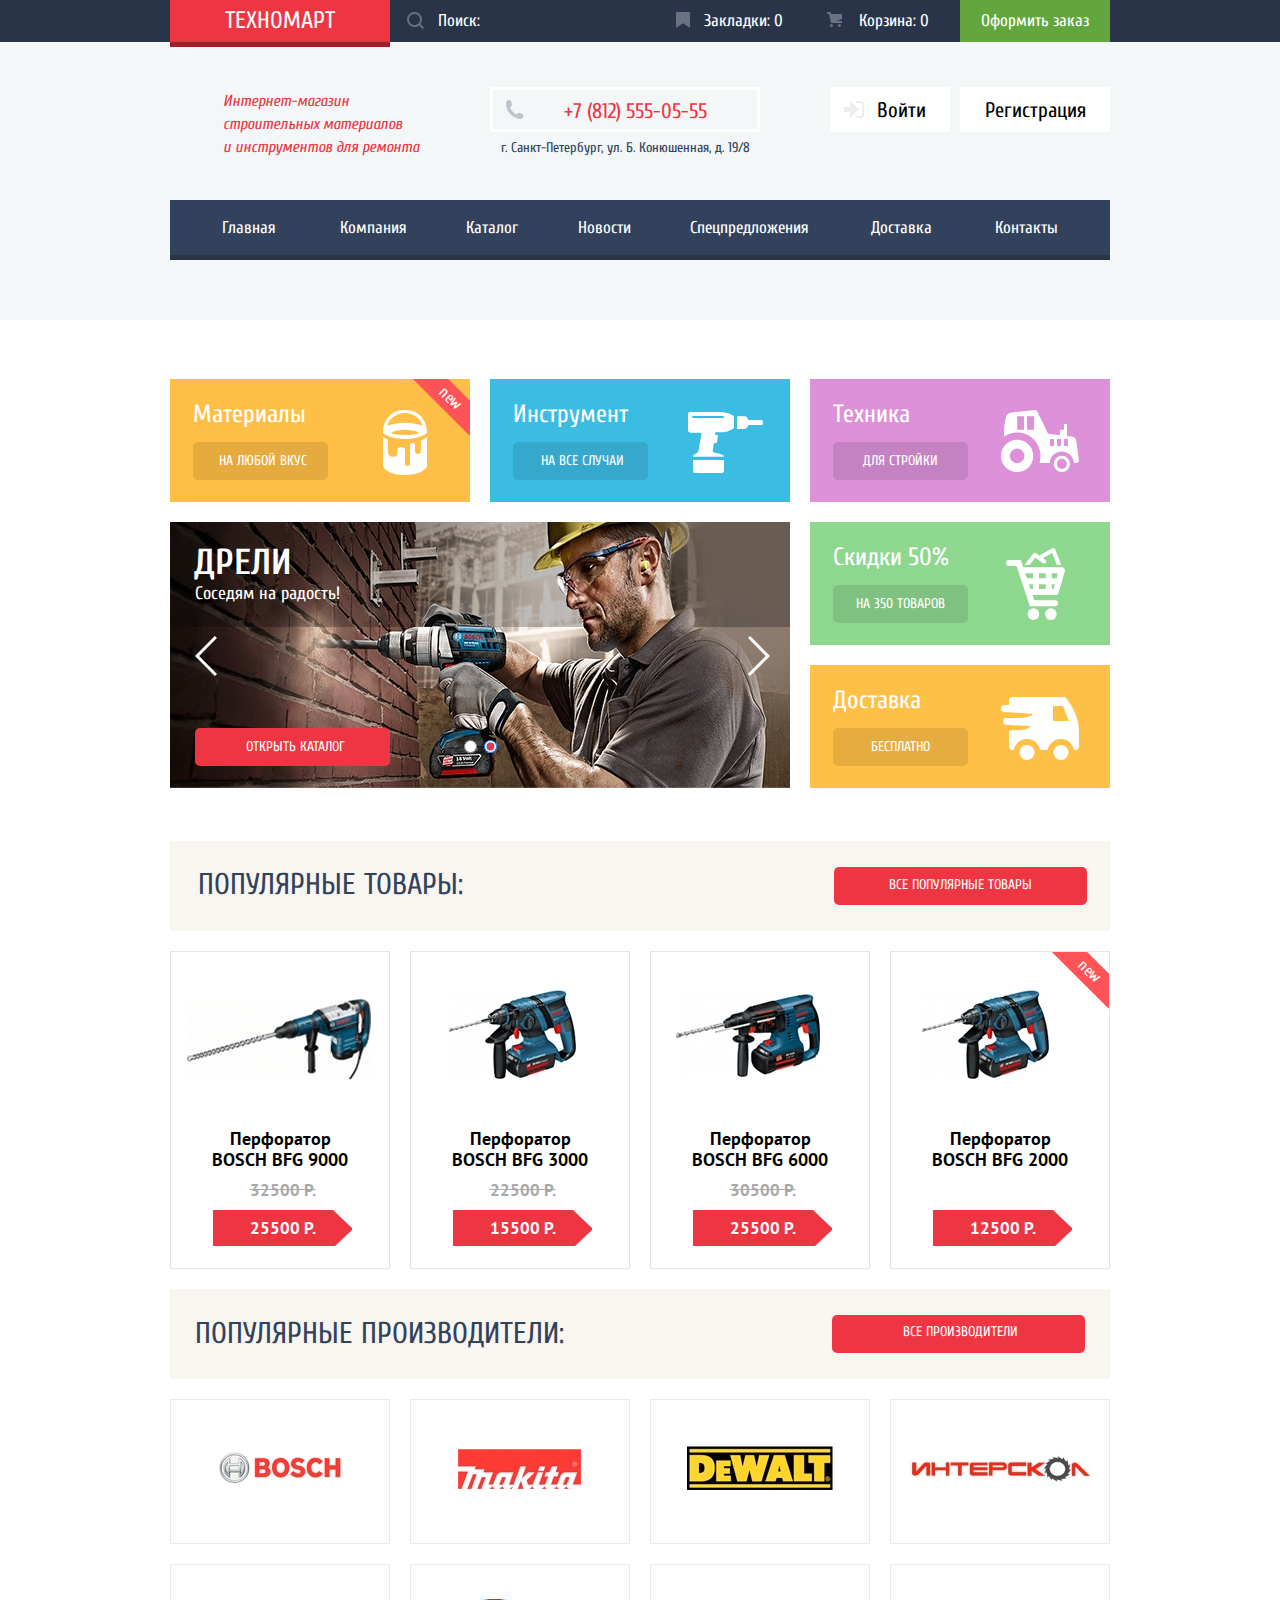
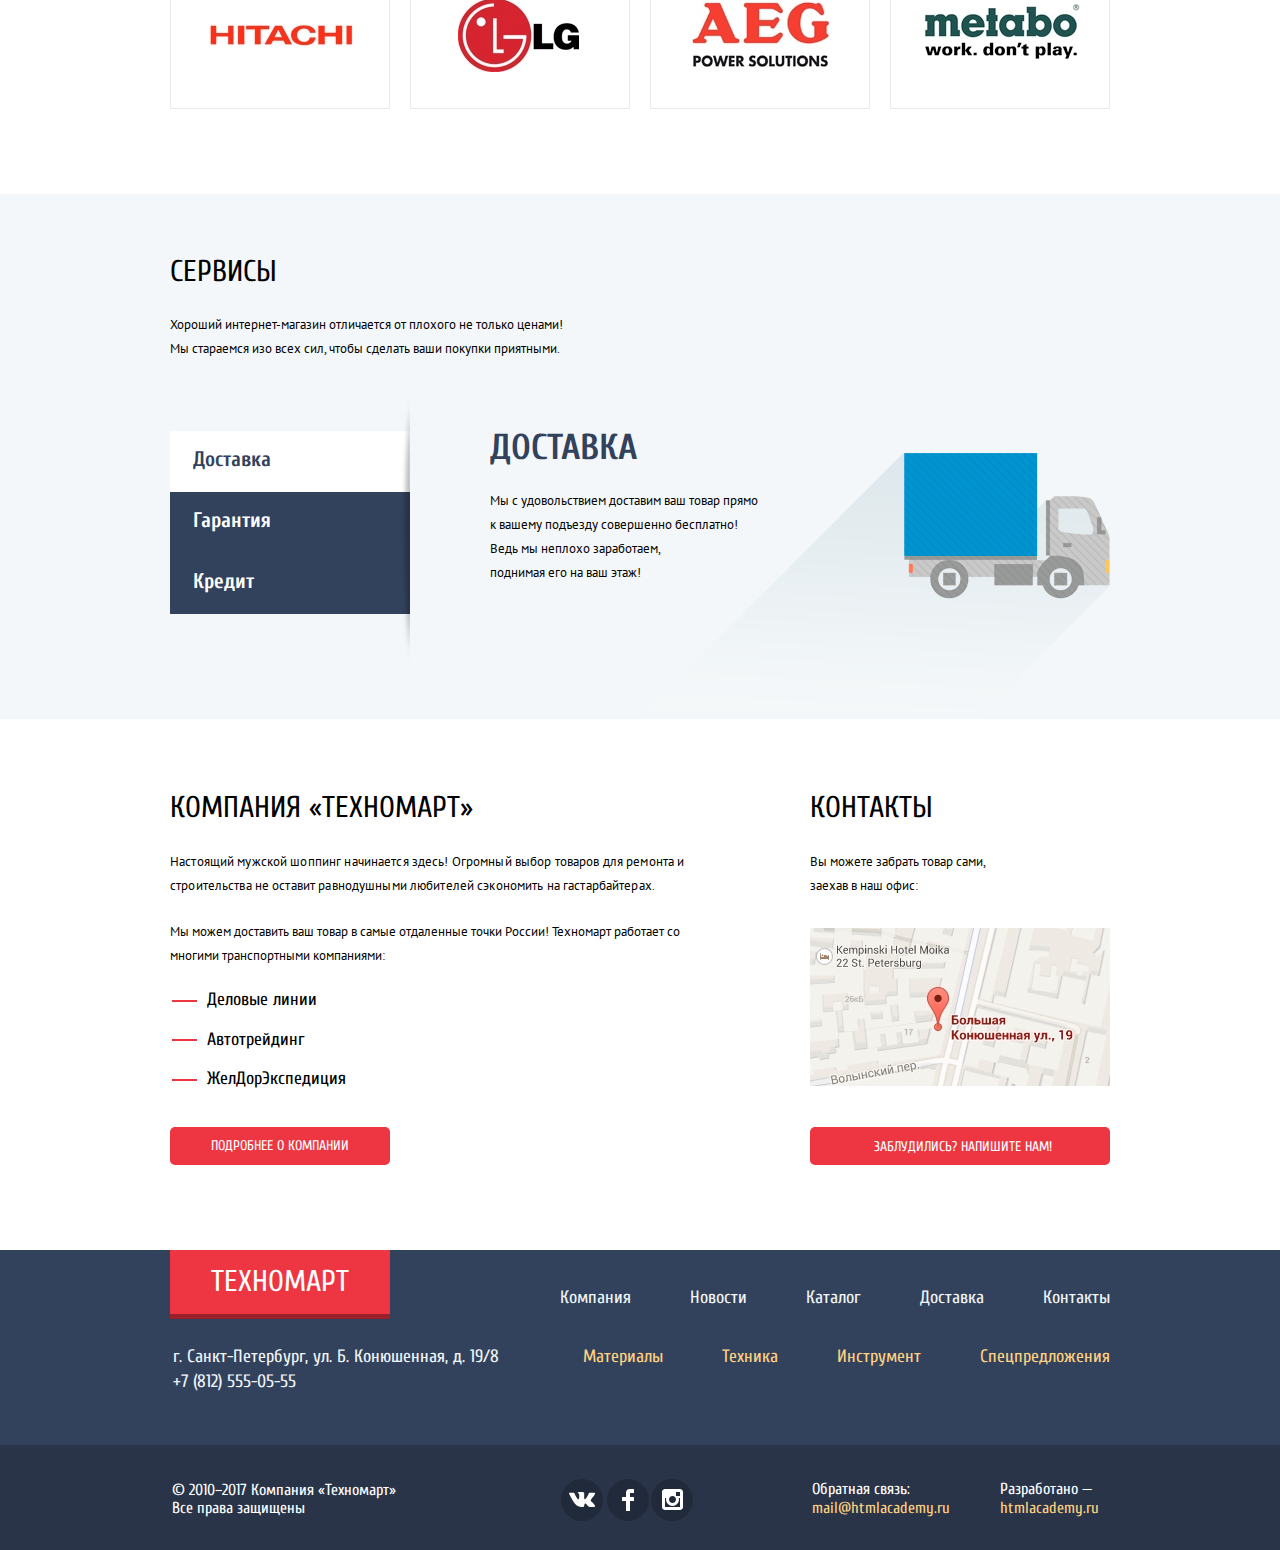
<file: index.html>
<!DOCTYPE html>
<html lang="ru">
<head>
	<meta charset="UTF-8">
	<title>HTML Academy: Техномарт</title>
	<link rel="stylesheet" type="text/css" href="css/normalize-min.css">
	<link rel="stylesheet" type="text/css" href="css/style.css">  	 
</head>
<body>
	<header class="main_header">
		<div class="top_header">
			<div class="wrapper">
				<a href="index.html" class="logo">Техномарт</a>
				<form class="search">
					<label for="search_field" class="visually_hidden search_field_label"> Поиск:</label>
					<input type="search" id="search_field" class="search_field" placeholder="Поиск:">
				</form>
				<a href="" class="bookmark top_header_link">Закладки: 0</a>
				<a href="" class="basket top_header_link">Корзина: 0</a>
				<a href="" class="ordering top_header_link">Оформить заказ</a>
			</div>
		</div>
		<div class="main_header_main">
			<div class="wrapper">			
				<div class="main_header_about_market">
					<div class="main_header_about_market_text"><span>Интернет-магазин</span><span>строительных материалов</span><span>и инструментов для ремонта</span></div>
				</div>
				<div class="main_header_contacts">
					<a href="tel:+78125550555" class="main_header_contacts_link">+7 (812) 555-05-55</a>
					<p class="main_header_contacts_text">г. Санкт-Петербург, ул. Б. Конюшенная, д. 19/8</p>
				</div>
				<div class="entry">
					<div class="entry_form">
						<a href="" class="entry_form_login entry_form_link">Войти</a>
						<a href="" class="entry_form_registration entry_form_link">Регистрация</a>
					</div>
					<div class="entry_persone visually_hidden">
						<div class="entry_name">
							<a href="profile.html" class="entry_name_customer">Равшан Джамшутович</a>
							<a href="deactivation.html" class="button_entry"><span class="visually_hidden">Выход</span></a>
						</div>
						<div class="entry_persone_info">
							<a href="" class="entry_persone_info_link">Мои заказы</a>
							<a href="" class="entry_persone_info_link">Личный кабинет</a>
						</div>
					</div>
				</div>
			</div>
			<div class="wrapper">
				<nav class="main_navigation">
					<ul class="main_navigation_list">
						<li><a href="index.html" class="main_navigation_link main_navigation_chief_link">Главная</a></li>
						<li><a href="" class="main_navigation_link main_navigation_company_link">Компания</a></li>
						<li><a href="catalog.html" class="main_navigation_link main_navigation_catalog_link">Каталог</a></li>
						<li><a href="" class="main_navigation_link main_navigation_new_link">Новости</a></li>
						<li><a href="" class="main_navigation_link main_navigation_special_offer_link">Спецпредложения</a></li>
						<li><a href="" class="main_navigation_link main_navigation_delivery_link">Доставка</a></li>
						<li><a href="" class="main_navigation_link main_navigation_contact_link">Контакты</a></li>
					</ul>
				</nav>
			</div>						
		</div>
	</header>
	<main>
		<section class="main_categories">
			<div class="wrapper">
				<div class="main_categories_cell">
					<div class="material sticker categories_cell_item">
						<h2 class="categories_cell_category">Материалы</h2>
						<a href="" class="categories_cell_link">На любой вкус</a>
					</div>
					<div class="instrument categories_cell_item">
						<h2 class="categories_cell_category">Инструмент</h2>
						<a href="" class="categories_cell_link">На все случаи</a>
					</div>
					<div class="technics categories_cell_item">
						<h2 class="categories_cell_category">Техника</h2>
						<a href="" class="categories_cell_link">Для стройки</a>
					</div>
				</div>
				<div class="slider_and_info">
					<div class="slider">
						<input type="radio" id="slider_swich_backward" class="slider_swich_backward" name="slider_swich" value="1" checked>
						<input type="radio" id="slider_swich_forward" class="slider_swich_forward" name="slider_swich" value="2">
						<label for="slider_swich_backward"></label>
						<label for="slider_swich_forward"></label>
						<div class="slider_drill">
							<div class="image_container">
								<img src="img/man-and-drill.jpg" alt="Мужчина с дрелью" width="620" height="266">
							</div>
							<h2 class="slider_category">Дрели</h2>							
							<p class="slider_comment">Соседям на радость!</p>
							<a class="main_link slider_link" href="catalog.html">Открыть каталог</a>
						</div>
						<div class="slider_puncher">
							<div class="image_container">
								<img src="img/man-and-puncher.jpg" alt="Мужчина с перфоратором" width="620" height="266">
							</div>
							<h2 class="slider_category">Перфораторы</h2>
							<p class="slider_comment">Настоящие мужские игрушки</p>
							<a class="main_link slider_link" href="catalog.html">Открыть каталог</a>
						</div>										
					</div>
					<div class="info">
						<div class="discounts categories_cell_item">
							<h2 class="categories_cell_category">Скидки 50%</h2>
							<a href="" class="categories_cell_link">На 350 товаров</a>
						</div>
						<div class="delivery categories_cell_item">
							<h2 class="categories_cell_category">Доставка</h2>
							<a href="" class="categories_cell_link">Бесплатно</a>
						</div>
					</div>
				</div>
			</div>
		</section>
		<section class="popular_products">
			<div class="wrapper">
				<div class="popular_products_head">
					<h2 class="category_headline">Популярные товары:</h2>
					<a class="main_link popular_products_link" href="">Все популярные товары</a>
				</div>
				<div class="products_grid">
					<div class="products_grid_item">
						<div class="container_grid_item">
							<div class="image_container">
								<img src="img/puncher-bosch-bfg-9000.jpg" alt="Перфоратор BOSCH BFG 9000" width="184" height="164" class="products_grid_image bosch_bfg_9000">
							</div>
							<div class="buy_or_remember">
								<a href="" class="buy">Купить</a>
								<a href="" class="save">В закладки</a>
							</div>
						</div>
						<p class="products_grid_name">Перфоратор BOSCH BFG 9000</p>
						<div class="price">
							<p class="old_price">32500 Р.</p>
							<a class="main_link" href="">25500 Р.</a>
						</div>
					</div>
					<div class="products_grid_item">
						<div class="container_grid_item">
							<div class="image_container">
								<img src="img/puncher-bosch-bfg-3000.jpg" alt="Перфоратор BOSCH BFG 3000" width="127" height="112" class="products_grid_image bosch_bfg_3000">
							</div>
							<div class="buy_or_remember">
								<a href="" class="buy">Купить</a>
								<a href="" class="save">В закладки</a>
							</div>
						</div>
						<p class="products_grid_name">Перфоратор BOSCH BFG 3000</p>
						<div class="price">
							<p class="old_price">22500 Р.</p>
							<a class="main_link" href="">15500 Р.</a>
						</div>
					</div>
					<div class="products_grid_item">
						<div class="container_grid_item">
							<div class="image_container">
								<img src="img/puncher-bosch-bfg-6000.jpg" alt="Перфоратор BOSCH BFG 6000" width="144" height="128" class="products_grid_image bosch_bfg_6000">
							</div>
							<div class="buy_or_remember display_off">
								<a href="" class="buy">Купить</a>
								<a href="" class="save">В закладки</a>
							</div>
						</div>
						<p class="products_grid_name">Перфоратор BOSCH BFG 6000</p>
						<div class="price">
							<p class="old_price">30500 Р.</p>
							<a class="main_link" href="">25500 Р.</a>
						</div>
					</div>
					<div class="products_grid_item sticker">
						<div class="container_grid_item">
							<div class="image_container">
								<img src="img/puncher-bosch-bfg-2000.jpg" alt="Перфоратор BOSCH BFG 2000" width="127" height="112" class="products_grid_image bosch_bfg_2000">
							</div>
							<div class="buy_or_remember display_off">
								<a href="" class="buy">Купить</a>
								<a href="" class="save">В закладки</a>
							</div>
						</div>
						<p class="products_grid_name">Перфоратор BOSCH BFG 2000</p>
						<div class="price">
							<p class="old_price"></p>
							<a class="main_link" href="">12500 Р.</a>
						</div>
					</div>
				</div>
			</div>
		</section>
		<section class="popular_manufacturer">
			<div class="wrapper">
				<div class="popular_manufacturer_head">
					<h2 class="category_headline">Популярные производители:</h2>
					<a class="main_link popular_manufacturer_link" href="">Все производители</a>
				</div>
				<div class="popular_manufacturer_grid">
					<a href="" class="popular_manufacturer_grid_link"><img src="img/bosch.jpg" alt="bosch" width="126" height="37" class="popular_manufacturer_bosch"></a>
					<a href="" class="popular_manufacturer_grid_link"><img src="img/makita.jpg" alt="makita" width="123" height="40" class="popular_manufacturer_makita"></a>
					<a href="" class="popular_manufacturer_grid_link"><img src="img/dewalt.jpg" alt="dewalt" width="146" height="44" class="popular_manufacturer_dewalt"></a>
					<a href="" class="popular_manufacturer_grid_link"><img src="img/interskol.jpg" alt="interskol" width="200" height="88" class="popular_manufacturer_interskol"></a>
					<a href="" class="popular_manufacturer_grid_link"><img src="img/hitachi.jpg" alt="hitachi" width="169" height="31" class="popular_manufacturer_hitachi"></a>
					<a href="" class="popular_manufacturer_grid_link"><img src="img/lg.jpg" alt="lg" width="121" height="73" class="popular_manufacturer_lg"></a>
					<a href="" class="popular_manufacturer_grid_link"><img src="img/aeg.jpg" alt="aeg" width="151" height="96" class="popular_manufacturer_aeg"></a>
					<a href="" class="popular_manufacturer_grid_link"><img src="img/metabo.jpg" alt="metabo" width="204" height="69" class="popular_manufacturer_metabo"></a>
				</div>				
			</div>
		</section>
		<section class="services">
			<div class="wrapper">
				<div class="services_top_part">
					<h2 class="services_top_part_title">Сервисы</h2>
					<p class="services_paragraph"><span>Хороший интернет-магазин отличается от плохого не только ценами!</span>
					Мы стараемся изо всех сил, чтобы сделать ваши покупки приятными.</p>
				</div>
				<div class="services_bottom_part">
					<input type="radio" id="services_delivery_on" class="services_delivery_on visually_hidden" name="services_switch" checked>
					<input type="radio" id="services_guarantee_on" class="services_guarantee_on visually_hidden" name="services_switch">
					<input type="radio" id="services_credit_on" class="services_credit_on visually_hidden" name="services_switch">
					<div class="services_bottom_part_nav">
						<label for="services_delivery_on" class="services_delivery_on_button services_bottom_part_nav_category">Доставка</label>
						<label for="services_guarantee_on" class="services_guarantee_on_button services_bottom_part_nav_category">Гарантия</label>
						<label for="services_credit_on" class="services_credit_on_button services_bottom_part_nav_category">Кредит</label>		
					</div>
					<div class="services_delivery services_bottom_content">
						<h2 class="services_headline">Доставка</h2>
						<p class="services_paragraph">Мы с удовольствием доставим ваш товар прямо<br> к вашему подъезду совершенно бесплатно!</p>
						<p class="services_paragraph">Ведь мы неплохо заработаем,<br> поднимая его на ваш этаж!</p>
					</div>
					<div class="services_guarantee services_bottom_content">
						<h2 class="services_headline">Гарантия</h2>
						<p class="services_paragraph"><span>Если купленный у нас товар поломается или заискрит,</span><br> <span>а также в случае пожара, спровоцированного его возгаранием,</span> <span>вы всегда можете быть уверены в нашей гарантии. Мы обменяем</span> <span>сгоревший товар на новый.</span> </p>
						<p class="services_paragraph">Дом уж восстановите как-нибудь сами.</p>
					</div>
					<div class="services_credit services_bottom_content">
						<h2 class="services_headline">Кредит</h2>
						<p class="services_paragraph">Залезть в долговую яму стало проще!</p>
						<p class="services_paragraph">Кредитные консультанты придут вам на помощь.</p>
						<a class="main_link" href="">Отправить заявку</a>
					</div>										
				</div>
			</div>
		</section>
		<section class="about">
			<div class="wrapper">
				<div class="about_company">
					<h1 class="about_headline">Компания «Техномарт»</h1>
					<p class="services_paragraph">Настоящий мужской шоппинг начинается здесь! Огромный выбор товаров для ремонта и строительства не оставит равнодушными любителей сэкономить на гастарбайтерах.</p>
					<p class="services_paragraph">Мы можем доставить ваш товар в самые отдаленные точки России!
					Техномарт работает со многими транспортными компаниями:</p>
					<ul class="about_company_list">
						<li><a class="about_company_link" href="">Деловые линии</a></li>
						<li><a class="about_company_link" href="">Автотрейдинг</a></li>
						<li><a class="about_company_link" href="">ЖелДорЭкспедиция</a></li>
					</ul>
					<a class="main_link" href="">Подробнее о компании</a>
				</div>
				<div class="contacts">
					<p class="about_headline">Контакты</p>
					<p class="services_paragraph"><span>Вы можете забрать товар сами,</span> <span>заехав в наш офис:</span></p>
					<div class="image_container">
						<img src="img/map-mini.jpg" alt="Карта" width="300" height="158" class="contacts_maps">
					</div>
					<a href="write_us.html" class="main_link write_us_button">Заблудились? Напишите нам!</a>
				</div>
			</div>
		</section>
		<section class="write_us display_off">
			<form>
				<div class="wrapper">
					<div class="customer_data">
						<div class="customer_data_item">
							<label for="your_name" class="customer_label">Ваше имя:</label>
							<input type="text" id="your_name" class="your_name customer_data_item_field" placeholder="Имя Фамилия">
						</div>
						<div class="customer_data_item">
							<label for="your_email" class="customer_label">Ваш e-mail:</label>
							<input type="email" id="your_email" class="your_email customer_data_item_field" placeholder="email@example.com">
						</div>
					</div>
					<div class="customer_entry">
						<label for="your_message" class="customer_label">Текст письма:</label>
						<div>
							<textarea name="Message" id="your_message" cols="30" rows="10" placeholder="В свободной форме" class="your_message customer_entry_field"></textarea>
						</div>
					</div>
				</div>
				<div class="write_us_footer">
					<div class="wrapper">
						<button type="submit" class="write_us_send main_link">Отправить</button>
						<button type="button" class="pop_up_close write_us_close">
							<span class="visually_hidden">Закрыть</span>
						</button>
					</div>
				</div>
			</form>
		</section>
		<section class="maps display_off">
			<button type="button" class="pop_up_close map_close">
				<span class="visually_hidden">Закрыть</span>
			</button>
			<div class="image_container">
				<iframe class="interactive_map" src="https://www.google.com/maps/embed?pb=!1m18!1m12!1m3!1d1998.5989424123572!2d30.320894615524708!3d59.9387968690486!2m3!1f0!2f0!3f0!3m2!1i1024!2i768!4f13.1!3m3!1m2!1s0x4696310fca5ba729%3A0xea9c53d4493c879f!2z0JHQvtC70YzRiNCw0Y8g0JrQvtC90Y7RiNC10L3QvdCw0Y8g0YPQuy4sIDE5LCDQodCw0L3QutGCLdCf0LXRgtC10YDQsdGD0YDQsywgMTkxMTg2!5e0!3m2!1sru!2sru!4v1530665803595" width="943" height="449" allowfullscreen></iframe>
			</div>
		</section>
		<section class="product_added display_off">
			<button type="button" class="pop_up_close product_added_close_button">
				<span class="visually_hidden">Закрыть</span>
			</button>
			<div class="wrapper">
				<p class="product_added_title">Товар добавлен в корзину!</p>
			</div>
			<div class="product_added_footer">
				<div class="wrapper">
					<a href="" class="main_link">Оформить заказ</a>
					<p class="product_added_close">Продолжить покупки</p>
				</div>
			</div>
		</section>
		<div class="screen_shading"></div>				
	</main>
	<footer>
		<div class="footer_heater">
			<div class="wrapper">
				<div class="footer_heater_top">
					<a href="index.html" class="logo">Техномарт</a>
					<ul class="footer_heater_top_list">
						<li class="footer_heater_top_list_item"><a class="footer_nav_link grey" href="">Компания</a></li>
						<li class="footer_heater_top_list_item"><a class="footer_nav_link grey" href="">Новости</a></li>
						<li class="footer_heater_top_list_item"><a class="footer_nav_link grey" href="catalog.html">Каталог</a></li>
						<li class="footer_heater_top_list_item"><a class="footer_nav_link grey" href="">Доставка</a></li>
						<li class="footer_heater_top_list_item"><a class="footer_nav_link grey" href="">Контакты</a></li>
					</ul>
				</div>
				<div class="footer_heater_bottom">
					<p class="footer_contacts">г. Санкт-Петербург, ул. Б. Конюшенная, д. 19/8 <a href="tel:+78125550555" class="footer_contacts_link">+7 (812) 555-05-55</a></p>
					<ul class="footer_heater_bottom_list">
						<li class="footer_heater_bottom_list_item"><a class="footer_nav_link yellow" href="">Материалы</a></li>
						<li class="footer_heater_bottom_list_item"><a class="footer_nav_link yellow" href="">Техника</a></li>
						<li class="footer_heater_bottom_list_item"><a class="footer_nav_link yellow" href="">Инструмент</a></li>
						<li class="footer_heater_bottom_list_item"><a class="footer_nav_link yellow" href="">Спецпредложения</a></li>
					</ul>
				</div>
			</div>
		</div>
		<div class="footer_footer">
			<div class="wrapper">
				<p class="copyright">© 2010–2017 Компания «Техномарт» <span>Все права защищены</span></p>
				<div class="social">
					<a href="" class="social_link social_link_vk"><span class="visually_hidden">VK</span></a>
					<a href="" class="social_link social_link_facebook"><span class="visually_hidden">Facebook</span></a>
					<a href="" class="social_link social_link_instagram"><span class="visually_hidden">Instagram</span></a>
				</div>
				<p class="feedback"><span>Обратная связь:</span>
					<a href="mailto:mail@htmlacademy.ru" class="feedback_link">mail@htmlacademy.ru</a></p>
				<p class="developed_by"><span>Разработано —</span>
					<a href="https://htmlacademy.ru/intensive/htmlcss" class="developed_by_link">htmlacademy.ru</a></p>
			</div>
		</div>
	</footer>
	<script src="js/script-min.js"></script>
</body>
</html>
</file>
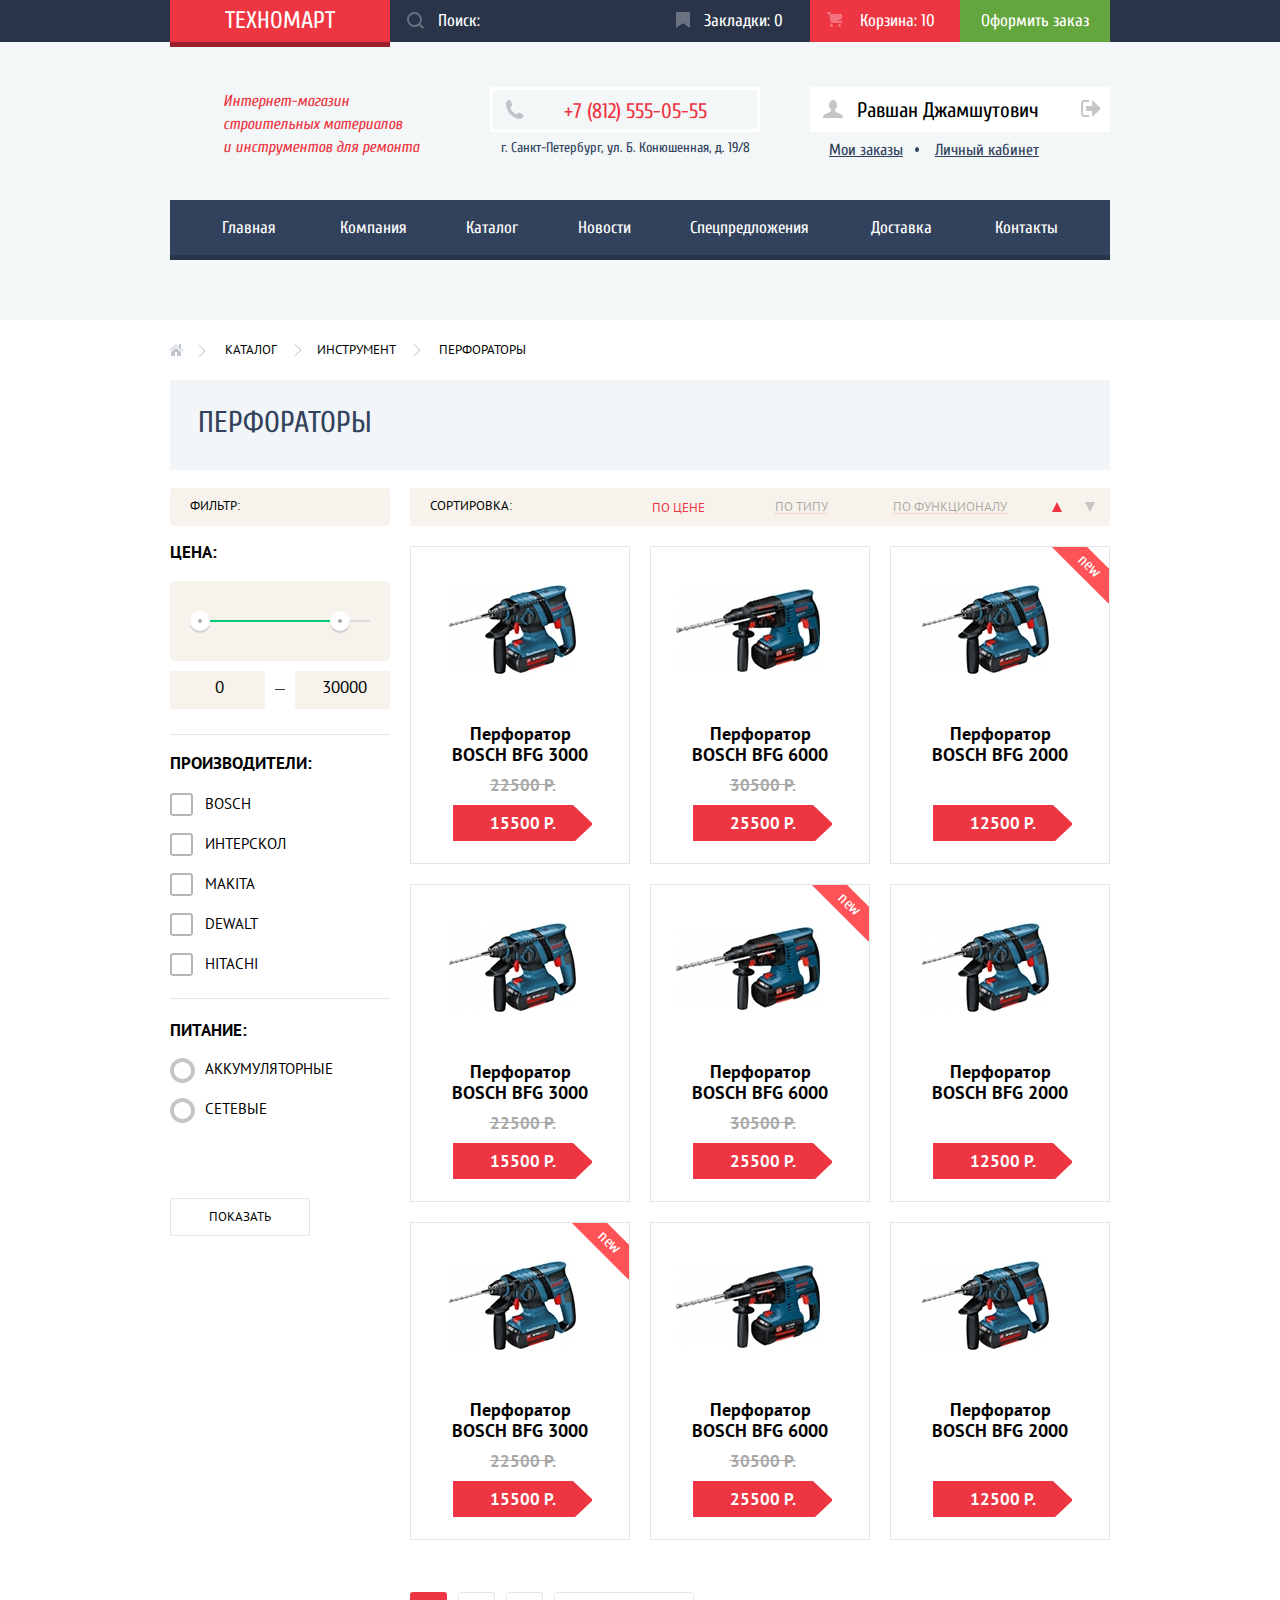
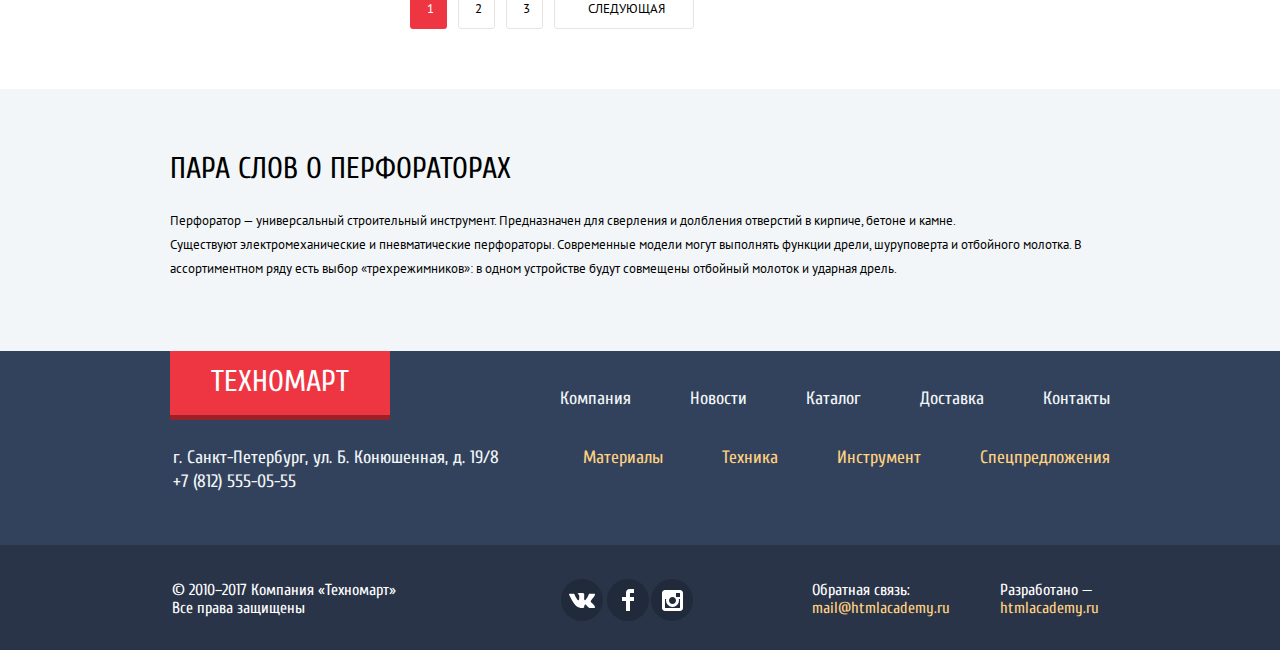
<file: catalog.html>
<!DOCTYPE html>
<html lang="ru">
<head>
	<meta charset="UTF-8">
	<title>HTML Academy: Техномарт</title>
	<link rel="stylesheet" type="text/css" href="css/normalize-min.css">
	<link rel="stylesheet" type="text/css" href="css/style.css"> 
</head>
<body>
	<header class="main_header">
		<div class="top_header">
			<div class="wrapper">
				<a href="index.html" class="logo">Техномарт</a>
				<form class="search">
					<label for="search_field" class="visually_hidden search_field_label"> Поиск:</label>
					<input type="search" id="search_field" class="search_field" placeholder="Поиск:">
				</form>
				<a href="" class="bookmark top_header_link">Закладки: 0</a>
				<a href="" class="basket top_header_link basket_buy"> Корзина: 10</a>
				<a href="" class="ordering top_header_link">Оформить заказ</a>
			</div>
		</div>
		<div class="main_header_main">
			<div class="wrapper">
				<div class="main_header_about_market">
					<div class="main_header_about_market_text"><span>Интернет-магазин</span><span>строительных материалов</span><span>и инструментов для ремонта</span></div>
				</div>
				<div class="main_header_contacts">
					<a href="tel:+78125550555" class="main_header_contacts_link">+7 (812) 555-05-55</a>
					<p class="main_header_contacts_text">г. Санкт-Петербург, ул. Б. Конюшенная, д. 19/8</p>
				</div>
				<div class="entry">
					<div class="entry_form visually_hidden">
						<a href="" class="entry_form_login entry_form_link">Войти</a>
						<a href="" class="entry_form_registration entry_form_link">Регистрация</a>
					</div>
					<div class="entry_persone">
						<div class="entry_name">
							<a href="profile.html" class="entry_name_customer">Равшан Джамшутович</a>
							<a href="deactivation.html" class="button_entry"><span class="visually_hidden">Выход</span></a>
						</div>
						<div class="entry_persone_info">
							<a href="" class="entry_persone_info_link">Мои заказы</a>
							<div></div>
							<a href="" class="entry_persone_info_link">Личный кабинет</a>
						</div>
					</div>
				</div>
			</div>
			<div class="wrapper">
				<nav class="main_navigation">
					<ul class="main_navigation_list">
						<li><a href="index.html" class="main_navigation_link main_navigation_chief_link">Главная</a></li>
						<li><a href="" class="main_navigation_link main_navigation_company_link">Компания</a></li>
						<li><a href="catalog.html" class="main_navigation_link main_navigation_catalog_link">Каталог</a></li>
						<li><a href="" class="main_navigation_link main_navigation_new_link">Новости</a></li>
						<li><a href="" class="main_navigation_link main_navigation_special_offer_link">Спецпредложения</a></li>
						<li><a href="" class="main_navigation_link main_navigation_delivery_link">Доставка</a></li>
						<li><a href="" class="main_navigation_link main_navigation_contact_link">Контакты</a></li>
					</ul>
				</nav>
			</div>
		</div>
	</header>
	<main>
		<nav class="breadcrumbs">
			<div class="wrapper">
				<ul class="breadcrumbs_list">
					<li class="breadcrumbs_list_item"><a class="breadcrumbs_link breadcrumbs_link_main" href="index.html"><span class="visually_hidden">Главная</span></a></li>
					<li class="breadcrumbs_list_item"><a class="breadcrumbs_link breadcrumbs_link_catalog" href="catalog.html">Каталог</a></li>
					<li class="breadcrumbs_list_item"><a class="breadcrumbs_link breadcrumbs_link_tool" href="">Инструмент</a></li>
					<li class="breadcrumbs_list_item"><a class="breadcrumbs_link breadcrumbs_link_puncher" href="">Перфораторы</a></li>
				</ul>
			</div>
		</nav>
		<section class="product_page">
			<div class="wrapper">
				<div class="perforator_link">
					<h2 class="category_headline">Перфораторы</h2>
				</div>
				<div class="product_page_container">
					<aside class="filter">
						<p class="column_pointer">Фильтр:</p>
						<form class="filter_form">
							<fieldset class="filter_form_item filter_form_item_price">
								<legend class="filter_form_item_title">Цена:</legend>
								<div class="range_filter">
									<div class="range_control">
										<div class="scale">
											<div class="bar"></div>
										</div>
										<button type="button" class="toggle toggle_min"></button>
										<button type="button" class="toggle toggle_max"></button>
									</div>
									<div class="price_control">
										<label class="min_price price_control_label">
											<input type="text" name="min_price" value="0" class="price_control_input">
										</label>
										<label class="max_price price_control_label">
											<input name="max_price" type="text" value="30000" class="price_control_input">
										</label>
									</div>
								</div>
							</fieldset>	
							<fieldset class="filter_form_item filter_form_item_manufacturer">
								<legend class="filter_form_item_title">Производители:</legend>
								<div class="filter_framework manufacturers_framework">
									<div class="filter_form_container">
										<input type="checkbox" id="manufacturers_framework_bosch" class="manufacturers_framework_bosch visually_hidden">
										<label for="manufacturers_framework_bosch" class="filter_framework_item manufacturers_framework_bosch">Bosch</label>
									</div>
									<div class="filter_form_container">
										<input type="checkbox" id="manufacturers_framework_interscol" class="manufacturers_framework_interscol visually_hidden">
										<label for="manufacturers_framework_interscol" class="filter_framework_item manufacturers_framework_interscol">Интерскол</label>
									</div>
									<div class="filter_form_container">
										<input type="checkbox" id="manufacturers_framework_makita" class="manufacturers_framework_makita visually_hidden">
										<label for="manufacturers_framework_makita" class="filter_framework_item manufacturers_framework_makita">Makita</label>
									</div>
									<div class="filter_form_container">
										<input type="checkbox" id="manufacturers_framework_dewalt" class="manufacturers_framework_dewalt visually_hidden">
										<label for="manufacturers_framework_dewalt" class="filter_framework_item manufacturers_framework_dewalt">Dewalt</label>
									</div>
									<div class="filter_form_container">
										<input type="checkbox" id="manufacturers_framework_hitachi" class="manufacturers_framework_hitachi visually_hidden">
										<label for="manufacturers_framework_hitachi" class="filter_framework_item manufacturers_framework_hitachi">Hitachi</label>
									</div>
								</div>
							</fieldset>
							<fieldset class="filter_form_item filter_item_electricity">
								<legend class="filter_form_item_title">Питание:</legend>
								<div class="filter_framework electricity_framework">
									<div class="filter_form_container">
										<input type="radio" id="electricity_framework_rechargeable" class="electricity_framework_rechargeable visually_hidden" name="electricity_framework">
										<label for="electricity_framework_rechargeable" class="filter_framework_item electricity_framework_rechargeable">Аккумуляторные</label>
									</div>
									<div class="filter_form_container">
										<input type="radio" id="electricity_framework_network" class="electricity_framework_network visually_hidden" name="electricity_framework">
										<label for="electricity_framework_network" class="filter_framework_item electricity_framework_network">Сетевые</label>
									</div>
								</div>
							</fieldset>
							<button type="submit" class="filter_button">Показать</button>				
						</form>
					</aside>
					<div class="product_grid">
						<div class="sorting">
							<p class="column_pointer sorting_title">Сортировка:</p>
							<a href="" class="sorting_link sorting_by_price sorting_link_active">По цене</a>
							<a href="" class="sorting_link sorting_by_type">По типу</a>
							<a href="" class="sorting_link sorting_by_function">По функционалу</a>
							<a href="" class="sorting_by_increase sorting_by_increase_active"><span class="visually_hidden">По возрастанию</span></a>
							<a href="" class="sort_by_reduction"><span class="visually_hidden">По убыванию</span></a>
						</div>
						<div class="puncher_products_grid">
							<div class="products_grid_item">
								<div class="container_grid_item">
									<div class="image_container">
										<img src="img/puncher-bosch-bfg-3000.jpg" alt="Перфоратор BOSCH BFG 3000" width="127" height="112" class="products_grid_image bosch_bfg_3000">
									</div>
									<div class="buy_or_remember display_off">
										<a href="" class="buy">Купить</a>
										<a href="" class="save">В закладки</a>
									</div>
								</div>
								<p class="products_grid_name">Перфоратор BOSCH BFG 3000</p>
								<div class="price">
									<p class="old_price">22500 Р.</p>
									<a class="main_link" href="">15500 Р.</a>
								</div>
							</div>
							<div class="products_grid_item">
								<div class="container_grid_item">
									<div class="image_container">
										<img src="img/puncher-bosch-bfg-6000.jpg" alt="Перфоратор BOSCH BFG 6000" width="144" height="128" class="products_grid_image bosch_bfg_6000">
									</div>
									<div class="buy_or_remember display_off">
										<a href="" class="buy">Купить</a>
										<a href="" class="save">В закладки</a>
									</div>
								</div>
								<p class="products_grid_name">Перфоратор BOSCH BFG 6000</p>
								<div class="price">
									<p class="old_price">30500 Р.</p>
									<a class="main_link" href="">25500 Р.</a>
								</div>
							</div>
							<div class="products_grid_item sticker">
								<div class="container_grid_item">
									<div class="image_container">
										<img src="img/puncher-bosch-bfg-2000.jpg" alt="Перфоратор BOSCH BFG 2000" width="127" height="112" class="products_grid_image bosch_bfg_2000">
									</div>
									<div class="buy_or_remember display_off">
										<a href="" class="buy">Купить</a>
										<a href="" class="save">В закладки</a>
									</div>	
								</div>
								<p class="products_grid_name">Перфоратор BOSCH BFG 2000</p>
								<div class="price">
									<p class="old_price"></p>
									<a class="main_link" href="">12500 Р.</a>
								</div>
							</div>
							<div class="products_grid_item">
								<div class="container_grid_item">
									<div class="image_container">
										<img src="img/puncher-bosch-bfg-3000.jpg" alt="Перфоратор BOSCH BFG 3000" width="127" height="112" class="products_grid_image bosch_bfg_3000">
									</div>
									<div class="buy_or_remember display_off">
										<a href="" class="buy">Купить</a>
										<a href="" class="save">В закладки</a>
									</div>
								</div>
								<p class="products_grid_name">Перфоратор BOSCH BFG 3000</p>
								<div class="price">
									<p class="old_price">22500 Р.</p>
									<a class="main_link" href="">15500 Р.</a>
								</div>
							</div>
							<div class="products_grid_item sticker">
								<div class="container_grid_item">
									<div class="image_container">
										<img src="img/puncher-bosch-bfg-6000.jpg" alt="Перфоратор BOSCH BFG 6000" width="144" height="128" class="products_grid_image bosch_bfg_6000">
									</div>
									<div class="buy_or_remember display_off">
										<a href="" class="buy">Купить</a>
										<a href="" class="save">В закладки</a>
									</div>
								</div>
								<p class="products_grid_name">Перфоратор BOSCH BFG 6000</p>
								<div class="price">
									<p class="old_price">30500 Р.</p>
									<a class="main_link" href="">25500 Р.</a>
								</div>
							</div>
							<div class="products_grid_item">
								<div class="container_grid_item">
									<div class="image_container">
										<img src="img/puncher-bosch-bfg-2000.jpg" alt="Перфоратор BOSCH BFG 2000" width="127" height="112" class="products_grid_image bosch_bfg_2000">
									</div>
									<div class="buy_or_remember display_off">
										<a href="" class="buy">Купить</a>
										<a href="" class="save">В закладки</a>
									</div>
								</div>
								<p class="products_grid_name">Перфоратор BOSCH BFG 2000</p>
								<div class="price">
									<p class="old_price"></p>
									<a class="main_link" href="">12500 Р.</a>
								</div>
							</div>
							<div class="products_grid_item sticker">
								<div class="container_grid_item">
									<div class="image_container">
										<img src="img/puncher-bosch-bfg-3000.jpg" alt="Перфоратор BOSCH BFG 3000" width="127" height="112" class="products_grid_image bosch_bfg_3000">
									</div>
									<div class="buy_or_remember display_off">
										<a href="" class="buy">Купить</a>
										<a href="" class="save">В закладки</a>
									</div>
								</div>
								<p class="products_grid_name">Перфоратор BOSCH BFG 3000</p>
								<div class="price">
									<p class="old_price">22500 Р.</p>
									<a class="main_link" href="">15500 Р.</a>
								</div>
							</div>
							<div class="products_grid_item">
								<div class="container_grid_item">
									<div class="image_container">
										<img src="img/puncher-bosch-bfg-6000.jpg" alt="Перфоратор BOSCH BFG 6000" width="144" height="128" class="products_grid_image bosch_bfg_6000">
									</div>
									<div class="buy_or_remember display_off">
										<a href="" class="buy">Купить</a>
										<a href="" class="save">В закладки</a>
									</div>
								</div>
								<p class="products_grid_name">Перфоратор BOSCH BFG 6000</p>
								<div class="price">
									<p class="old_price">30500 Р.</p>
									<a class="main_link" href="">25500 Р.</a>
								</div>
							</div>
							<div class="products_grid_item">
								<div class="container_grid_item">
									<div class="image_container">
										<img src="img/puncher-bosch-bfg-2000.jpg" alt="Перфоратор BOSCH BFG 2000" width="127" height="112" class="products_grid_image bosch_bfg_2000">
									</div>
									<div class="buy_or_remember display_off">
										<a href="" class="buy">Купить</a>
										<a href="" class="save">В закладки</a>
									</div>
								</div>
								<p class="products_grid_name">Перфоратор BOSCH BFG 2000</p>
								<div class="price">
									<p class="old_price"></p>
									<a class="main_link" href="">12500 Р.</a>
								</div>
							</div>										
						</div>
						<div class="pagination">
							<ul class="pagination_list">
								<li class="pagination_list_item">
									<a href="" class="pagination_list_item_link pagination_list_item_link_active">1</a>
								</li>
								<li class="pagination_list_item">
									<a href="" class="pagination_list_item_link">2</a>
								</li>
								<li class="pagination_list_item">
									<a href="" class="pagination_list_item_link">3</a>
								</li>
								<li class="pagination_list_item">
									<a href="" class="pagination_next pagination_list_item_link">Следующая</a>
								</li>
							</ul>
						</div>
					</div>
				</div>
			</div>
		</section>
		<section class="about_punchers">
			<div class="wrapper">
				<h2 class="about_headline about_punchers_title">Пара слов о перфораторах</h2>
				<p class="services_paragraph">Перфоратор — универсальный строительный инструмент. Предназначен для сверления и долбления отверстий в кирпиче, бетоне и камне.<br>
				Существуют электромеханические и пневматические перфораторы. Современные модели могут выполнять функции дрели, шуруповерта и отбойного молотка. В ассортиментном ряду есть выбор «трехрежимников»: в одном устройстве будут совмещены отбойный молоток и ударная дрель.</p>
			</div>
		</section>
		<section class="product_added display_off">
			<button type="button" class="pop_up_close product_added_close_button">
				<span class="visually_hidden">Закрыть</span>
			</button>
			<div class="wrapper">
				<p class="product_added_title">Товар добавлен в корзину!</p>
			</div>
			<div class="product_added_footer">
				<div class="wrapper">
					<a href="" class="main_link">Оформить заказ</a>
					<p class="product_added_close">Продолжить покупки</p>
				</div>
			</div>
		</section>
		<div class="write_us_button display_off"></div>
		<div class="write_us display_off"></div>				
	</main>		
	<footer>
		<div class="footer_heater">
			<div class="wrapper">
				<div class="footer_heater_top">
					<a href="index.html" class="logo">Техномарт</a>
					<ul class="footer_heater_top_list">
						<li class="footer_heater_top_list_item"><a class="footer_nav_link grey" href="">Компания</a></li>
						<li class="footer_heater_top_list_item"><a class="footer_nav_link grey" href="">Новости</a></li>
						<li class="footer_heater_top_list_item"><a class="footer_nav_link grey" href="catalog.html">Каталог</a></li>
						<li class="footer_heater_top_list_item"><a class="footer_nav_link grey" href="">Доставка</a></li>
						<li class="footer_heater_top_list_item"><a class="footer_nav_link grey" href="">Контакты</a></li>
					</ul>
				</div>
				<div class="footer_heater_bottom">
					<p class="footer_contacts">г. Санкт-Петербург, ул. Б. Конюшенная, д. 19/8 <a href="tel:+78125550555" class="footer_contacts_link">+7 (812) 555-05-55</a></p>
					<ul class="footer_heater_bottom">
						<li class="footer_heater_bottom_list_item"><a class="footer_nav_link yellow" href="">Материалы</a></li>
						<li class="footer_heater_bottom_list_item"><a class="footer_nav_link yellow" href="">Техника</a></li>
						<li class="footer_heater_bottom_list_item"><a class="footer_nav_link yellow" href="">Инструмент</a></li>
						<li class="footer_heater_bottom_list_item"><a class="footer_nav_link yellow" href="">Спецпредложения</a></li>
					</ul>
				</div>
			</div>
		</div>
		<div class="footer_footer">
			<div class="wrapper">
				<p class="copyright"><span>© 2010–2017 Компания «Техномарт»</span><span>Все права защищены</span></p>
				<div class="social">
					<a href="" class="social_link social_link_vk"><span class="visually_hidden">VK</span></a>
					<a href="" class="social_link social_link_facebook"><span class="visually_hidden">Facebook</span></a>
					<a href="" class="social_link social_link_instagram"><span class="visually_hidden">Instagram</span></a>
				</div>
				<p class="feedback">Обратная связь:
					<a href="mailto:mail@htmlacademy.ru" class="feedback_link">mail@htmlacademy.ru</a></p>
				<p class="developed_by">Разработано —
					<a href="https://htmlacademy.ru/intensive/htmlcss" class="developed_by_link">htmlacademy.ru</a></p>
			</div>
		</div>
	</footer>
	<script src="js/script-min.js"></script>
</body>
</html>
</file>
<file: css/style.css>
@import url("https://fonts.googleapis.com/css?family=Cuprum:400,400i,700|PT+Sans:400,400i,700&subset=cyrillic,cyrillic-ext");
html {
	box-sizing: border-box;
}
body {
	font-family: "Cuprum", Arial, sans-serif;
	font-size: 13px;
}
a { 
	text-decoration: none;
}
.visually_hidden {
	position: absolute;
	clip: rect(1px 1px 1px 1px); /* IE6, IE7 */
	clip: rect(1px, 1px, 1px, 1px);
	padding:0;
	border:0;
	height: 1px; 
	width: 1px; 
	overflow: hidden;
}
.display_off {
	display: none;
}
.display_on {
	display: flex;
}
.wrapper {
	width: 940px;
	margin: 0 auto 0;
	padding-left: 10px;
	padding-right: 10px;
}
/*header*/
.top_header {
	width: 100%;
	background-color: #293449;
	color: #ffffff;
}
.top_header .wrapper {
	display: flex;
	flex-wrap: wrap;
	min-height: 42px;
}
.logo {
	display: flex;
	justify-content: center;
	align-items: center;
	position: relative;	
	min-width: 220px;
	font-size: 24px;
	color: #ffffff;
	text-transform: uppercase;
	background-color: #ee3643;
}
.logo::after {
	content: "";
	position: absolute;
	bottom: -5px;
	left: 0;
	width: 220px;
	height: 5px;
	background-color: #9a212a;
}
.logo:hover {
	background-color: #ca2c37;
}
.logo:hover::after {
	background-color: #9a212a;
}
.logo:active {
	background-color: #ba2732;
}
.logo:active::after {
	background-color: #8e1e26;
}
.top_header .wrapper {
	display: flex;
	height: 100%;
}
.top_header_link,
.top_header .search {
	color: #ffffff;
	font-size: 17px;
	min-height: 42px;
}
.top_header_link {
	display: flex;
	box-sizing: border-box;
	justify-content: center;
	align-items: center;	
	min-width: 150px;
}
.search {
	display: flex;
	position: relative;
}
.search_field {
	min-width: 270px;
	background-color: #293449;
	border: 0;
	padding-left: 48px;
}
.search_field {
	background-image: url(../img/icon-search-stat.svg);
	background-repeat: no-repeat;	
	background-position: 17px 12px;
}
.search_field:hover {
	background-image: url(../img/icon-search.svg);
}
.search_field:active {
	background-image: url(../img/icon-search.svg);
}
.search_field:focus {
	background-image: url(../img/icon-search-red.svg);
}
.search .search_field::-webkit-input-placeholder {
	color: #ffffff; 
	opacity: 1;
}
.search .search_field::-moz-placeholder { 
	color: #ffffff; 
	opacity: 1; 
}
.search .search_field:-webkit-input-placeholder {
	color: #ffffff; 
	opacity: 1;
}
.search .search_field:-moz-placeholder { 
	color: #ffffff; 
	opacity: 1; 
}
.search .search_field::placeholder { 
	color: #ffffff; 
	opacity: 1; 
}
.search_field:focus,
.search_field_label:focus {
	background-color: #ffffff;
	color: #000000;
}
.search_field:not(:focus):hover,
.top_header_link:not(.ordering):hover {
	background-color: #212a3a;
}
.bookmark {
	position: relative;
	padding-left: 16px;		
}
.bookmark::before {
	content: "";
	position: absolute;
	top: 12px;
	left: 16px;
	width: 17px;
	height: 17px;
	background: url(../img/icon-bookmark.svg) no-repeat;
	opacity: 0.3;
}
.bookmark:hover::before {
	opacity: 1;
}
.bookmark:active::before {
	opacity: 0.5;
}
.basket {
	position: relative;
	padding-left: 18px;	
	padding-bottom: 1px;
}
.basket::before {
	content: "";
	position: absolute;
	top: 12px;
	left: 17px;
	width: 17px;
	height: 17px;
	background: url(../img/icon-cart.svg) no-repeat;
	opacity: 0.3;	
}
.basket:hover::before {
	opacity: 1;
}
.basket:active::before {
	opacity: 0.5;
}
.bookmark:active,
.basket:active {
	background-color: #161d29;
	color: rgba(255, 255, 255, 0.5);	
}
.basket_buy {
	background: #ee3643;
	padding-left: 25px;	
}
.bookmark_add {
	background: #ee3643;	
}
.ordering {
	background-color: #63a63e;
}
.ordering:hover {
	background-color: #5fbb2d;
}
.ordering:active {
	background-color: #518534;
	color: rgba(255, 255, 255, 0.5);
}
.main_header_main {
	min-height: 278px;
	background-color: #f3f7f8;
}
.main_header_main .wrapper:first-child {
	display: flex;
	min-height: 113px;
	padding-top: 45px;
}
.main_header_main .wrapper:last-child {
	display: flex;
}
.main_header_about_market {
	display: flex;
	justify-content: center;
	align-items: flex-start;
	min-width: 320px;
	color: #ee3643;
	font-style: italic;
	font-size: 16px;
	line-height: 23px;
}
.main_header_about_market_text {
	display: flex;
	flex-direction: column;
	align-items: flex-start;
	width: 200px;
	margin: 3px 0 0 -15px;
}
.main_header_contacts {
	display: flex;
	position: relative;
	flex-direction: column;
	justify-content: flex-start;
	align-items: center;
}
.main_header_contacts::before {
	content: "";
	position: absolute;
	top: 13px;
	left: 15px;
	width: 19px;
	height: 19px;
	background: url(../img/icon-phone.svg) no-repeat;
	opacity: 0.9;		
}
.main_header_contacts_link {
	display: flex;
	justify-content: center;
	align-items: center;
	box-sizing: border-box;
	min-width: 270px;
	min-height: 45px;
	font-size: 21px;
	color: #ee3643;
	border: 3px solid #ffffff;
	padding-top: 3px;
	padding-left: 21px;
}
.main_header_contacts_text {
	margin-top: 8px;
	font-size: 14px;
	color: #32425c;
}
.entry {
	display: flex;
	justify-content: flex-end;
	align-items: flex-start;	
	min-width: 350px;
}
.entry_form {
	display: flex;	
}
.entry_form_login {
	display: flex;
	position: relative;
	justify-content: flex-start;
	align-items: center;	
	box-sizing: border-box;
	min-width: 120px;
	min-height: 45px;
	padding-left: 47px;
	padding-top: 2px;
	margin-right: 10px;
	background-color: #ffffff;
}
.entry_form_login::before {
	content: "";
	position: absolute;
	top: 14px;
	left: 14px;
	width: 20px;
	height: 17px;
	background: url(../img/icon-login.svg) no-repeat;
	opacity: 0.3;		
}
.entry_form_login:hover::before {
	background: url(../img/icon-login-hover.svg) no-repeat;
	opacity: 1;
}
.entry_form_login:active::before {
	background: url(../img/icon-login.svg) no-repeat;
	opacity: 0.3;
}
.entry_form_registration {
	display: flex;
	justify-content: center;
	align-items: center;	
	min-width: 150px;
	min-height: 45px;
	background-color: #ffffff;	
	box-sizing: border-box;
	padding-top: 2px;
}
.entry_form_link,
.entry_name_customer {
	font-size: 21px;
	color: #000000;
}
.entry_form_link:hover,
.entry_persone_info_link:hover {
	color: #ee3643;	
}
.entry_form_link:active,
.entry_name_customer:active,
.entry_persone_info_link:active {
	color: rgba(0, 0, 0, 0.3);
}
.entry_persone_info {
	display: flex;
	justify-content: flex-start;
	align-items: center;
	position: relative;	
}
.entry_persone_info_link:first-child {
	margin-right: 13px;
}
.entry_persone_info_link:first-child::after {
	content: "";
	width: 4px;
	height: 5px;
	background-color: #32425c;
	border-radius: 50%;
	margin-left: 15px;
	position: absolute;	
	top: 6px;
	left: 90px;
}
.entry_persone_info_link {
	font-size: 16px;
	color: #32425c;
	text-decoration: underline;
	margin-left: 19px;
}
.entry_name {
	display: flex;
	position: relative;
	justify-content: flex-start;
	align-items: center;	
	min-width: 300px;
	min-height: 45px;
	background-color: #ffffff;		
	margin-bottom: 9px;
	box-sizing: border-box;
}
.entry_name_customer {
	margin: 1px 0 0 47px;
}
.entry_name_customer:before {
	content: "";
	position: absolute;
	top: 13px;
	left: 13px;
	width: 20px;
	height: 18px;
	background-image: url(../img/icon-user.svg);
	background-repeat: no-repeat;
}
.entry_name_customer:hover:before {
	background-image: url(../img/icon-user-hover.svg);	
}
.entry_name_customer:active:before {
	background-image: url(../img/icon-user.svg);	
}
.entry_name .button_entry::after {
	content: "";
	position: absolute;
	top: 13px;
	right: 10px;
	width: 20px;
	height: 17px;
	background-image: url(../img/icon-logout.svg);
	background-repeat: no-repeat;
}
.entry_name .button_entry:hover::after {
	background-image: url(../img/icon-logout-hover.svg);	
}
.entry_name .button_entry:active::after {
	background-image: url(../img/icon-logout.svg);	
}
.main_navigation {
	width: 100%;
	min-height: 55px;
	background-color: #32425c;
	border-bottom: 5px solid #293449;
}
.main_navigation_list {
	display: flex;
	flex-wrap: wrap;
	justify-content: flex-start;
	list-style: none;
	margin: 0;
	padding: 0 0 0 22px;
	box-sizing: border-box;
}
.main_navigation_link {
	display: flex;
	flex-wrap: wrap;
	box-sizing: border-box;
	justify-content: center;
	align-items: center;		
	min-height: 55px;
	font-size: 17px;
	color: #ffffff;
	background-color: #32425c;
}
.main_navigation_chief_link {
	padding-left: 30px;
	padding-right: 30px;
	padding-top: 1px;
}
.main_navigation_company_link {
	padding-left: 34px;
	padding-right: 30px;
	padding-top: 1px;
}
.main_navigation_catalog_link {
	padding-left: 29px;
	padding-right: 30px;
	padding-top: 1px;
}
.main_navigation_new_link {
	padding-left: 30px;
	padding-right: 30px;
	padding-top: 1px;
}
.main_navigation_special_offer_link {
	padding-left: 29px;
	padding-right: 30px;
	padding-top: 1px;
}
.main_navigation_delivery_link {
	padding-left: 32px;
	padding-right: 30px;
	padding-top: 1px;
}
.main_navigation_contact_link {
	padding-left: 33px;
	padding-right: 30px;
	padding-top: 1px;
}
.main_navigation_link:hover {
	background-color: #293449;
}
.main_navigation_link:active {
	background-color: #1d2739;
	opacity: 0.5;
}
@media screen and (-ms-high-contrast: active), (-ms-high-contrast: none) {
	.main_navigation_link {
		padding-top: 20px;
		box-sizing: border-box;
	}
	.main_header_contacts_link {
		padding-top: 7px;
		box-sizing: border-box;	
	}
	.popular_products_head {
		padding-top: 25px;
		box-sizing: border-box;	
	}
	.popular_manufacturer_head {
		padding-top: 25px;
		box-sizing: border-box;	
	}
	.entry_name {
		padding-top: 10px;
		box-sizing: border-box;		
	}
	.perforator_link {
		padding-top: 29px;
		box-sizing: border-box;		
	}
}
/*main*/
.category_headline {
	font-size: 30px;
	color: #32425c;
	font-weight: normal;
	text-transform: uppercase;
	margin: 0;
}					
/*index.html*/
/*section	main_categories*/
.main_categories {
	background-color: #ffffff;
	margin-bottom: 53px;
}
.main_categories_cell {
	display: flex;
	flex-wrap: wrap;
	justify-content: space-between;
	padding-top: 59px;
}
.categories_cell_item {
	display: flex;
	flex-direction: column;
	justify-content: flex-start;
	align-items: flex-start;	
	width: 300px;
	height: 123px;
	box-sizing: border-box;
	padding-top: 22px;
	padding-left: 23px;	
	margin-bottom: 20px;
}
.material .categories_cell_link,
.instrument .categories_cell_link {
	box-sizing: border-box;
	padding-left: 4px;
}
.slider_and_info .categories_cell_item:last-of-type {
	margin-bottom: 0;
}
.categories_cell_category {
	font-size: 25px;
	font-weight: normal;
	color: #ffffff;
	margin-top: 0;
	margin-bottom: 12px;
}
.categories_cell_link {
	display: flex;
	justify-content: center;
	align-items: center;
	width: 135px;
	height: 38px;
	border-radius: 5px;
	background-color: rgba( 0, 0, 0, 0.1);
	text-transform: uppercase;
	font-size: 14px;
	color: #ffffff;
}
.categories_cell_link:hover {
	background-color: rgba( 0, 0, 0, 0.2);
}
.categories_cell_link:active {
	background-color: rgba( 0, 0, 0, 0.3);	
}				
.material {
	background-color: #ffbf47;
	background-image: url(../img/icon-materials.svg);
	background-repeat: no-repeat;
	background-position: 213px 31px;
}
.sticker {
	position: relative;	
	overflow: hidden;
}
.sticker::after {
	content: "new";
	font-size: 16px;
	position: absolute;
	top: 7px;
	right: -20px;
	width: 80px;
	height: 25px;
	background-color: #ff5357;
	color: white;
	display: flex;
	justify-content: center;
	align-items: center;
	transform: rotate(45deg);
}
.instrument {
	background-color: #3bbce3;
	background-image: url(../img/icon-instruments.svg);
	background-repeat: no-repeat;
	background-position: 198px 33px;	
}
.technics {	
	background-color: #dc91d8;
	background-image: url(../img/icon-technics.svg);
	background-repeat: no-repeat;
	background-position: 191px 31px;		
}
.discounts {	
	background-color: #8ed78f;
	background-image: url(../img/icon-discounts.svg);
	background-repeat: no-repeat;
	background-position: 196px 26px;	
}
.delivery {
	background-color: #ffc047;
	background-image: url(../img/icon-delivery.svg);
	background-repeat: no-repeat;
	background-position: 191px 32px;	
}
.slider_and_info {
	display: flex;
	justify-content: space-between;
}
.info {
	display: flex;
	flex-direction: column;
	align-items: flex-end;
	width: 300px;
}
.slider {
	display: flex;
	position: relative;
	width: 620px;
	overflow: hidden;
}
.slider_swich_forward {
	position: absolute;
	bottom: 35px;
	left: 294px;
	z-index: 1;
}
.slider_swich_backward {
	position: absolute;	
	bottom: 35px;
	left: 314px;
	z-index: 1;
}
.slider_swich_backward:checked ~ .slider_drill,
.slider_swich_backward:checked ~ .slider_puncher {
	transform: translate(0);
}
.slider_swich_backward:checked ~ label[for="slider_swich_backward"]::after {
	content: "";
	position: absolute;
	bottom: -74px;
	left: 292px;
	width: 7px;
	height: 7px;
	border-radius: 50%;
	background-color: #ee3643;
}
.slider_swich_forward:checked ~ .slider_drill,
.slider_swich_forward:checked ~ .slider_puncher {
	transform: translateX(-620px);
}
.slider_swich_forward:checked ~ label[for="slider_swich_forward"]::after {
	content: "";
	position: absolute;
	bottom: -74px;
	right: 296px;
	width: 7px;
	height: 7px;
	border-radius: 50%;
	background-color: #ee3643;
}
.slider label[for="slider_swich_backward"] {
	position: absolute;
	top: 114px;
	left: 25px;
	width: 22px;
	height: 40px;
	background-image: url(../img/icon-left.svg);
	background-repeat: no-repeat;
	background-position: 0px 0px;
	z-index: 1;
}
.slider label[for="slider_swich_forward"] {
	position: absolute;
	top: 114px;
	right: 20px;
	width: 22px;
	height: 40px;
	background-image: url(../img/icon-right.svg);
	background-repeat: no-repeat;
	background-position: 0px 0px;
	z-index: 1;
}
.slider_category {
	font-size: 36px;
	color: #ffffff;
	text-transform: uppercase;
	margin: 0;
	position: absolute;
	top: 20px;
	left: 24px;
}
.slider_comment {
	font-size: 18px;
	color: #ffffff;
	position: absolute;
	top: 44px;
	left: 25px;		
}
.slider_drill,
.slider_puncher {
	position: relative;
}
.slider_drill {
	background-color: #2b1a18;
}
.slider_puncher {
	background-color: #897664;
}
.slider_and_info .image_container {
	height: 266px;
}
.slider_link {
	display: flex;
	justify-content: center;
	align-items: center;	
	position: absolute;
	bottom: 22px;
	left: 25px;	
	width: 195px;
	height: 38px;
	border-radius: 5px;
	box-sizing: border-box;
	padding-left: 5px;
}
.main_link {
	background-color: #ee3643;
	font-size: 14px;
	color: #ffffff;
	text-transform: uppercase;
	border: 0;
}
.main_link:hover {
	background-color: #ca2c37;
}
.main_link:active {
	background-color: #ba2732;
}
/*section popular_products*/
.popular_products {
	background-color: #ffffff;
}
.popular_products_head,
.popular_manufacturer_head {
	display: flex;
	box-sizing: border-box;
	justify-content: space-between;
	align-items: center;
	width: 100%;
	min-height: 90px;
	background-color: #f9f5f0;
	margin-bottom: 20px;
}
.popular_products_head {
	padding-left: 28px;
	padding-right: 23px;
	padding-bottom: 1px;
}
.popular_manufacturer_head {
	padding-left: 25px;
	padding-right: 25px;
}
.popular_products_link,
.popular_manufacturer_link {
	display: flex;
	justify-content: center;
	align-items: center;
	width: 253px;
	height: 38px;
	border-radius: 5px;	
}
.popular_manufacturer_link {
	box-sizing: border-box;
	padding-left: 4px;
	padding-bottom: 4px;
}
.products_grid {
	display: flex;
	flex-wrap: wrap;
}
.products_grid_item {
	display: flex;
	flex-wrap: wrap;
	position: relative;		
	flex-direction: column;
	align-items: center;
	width: 220px;
	min-height: 318px;
	box-sizing: border-box;
	padding-bottom: 20px;
	border: 1px solid #e5e5e5;
	margin-bottom: 20px;
	margin-right: 20px;
}
.popular_products .products_grid_item:nth-of-type(4n) {
	margin-right: 0;
}
.products_grid_item:hover {
	box-shadow: 0 10px 25px rgba(41, 52, 73, 0.5);
}
.container_grid_item {
	display: flex;
	position: relative;	
	justify-content: center;
	align-items: center;	
	width: 100%;
	height: 170px;
	margin-bottom: 7px;
}
.buy_or_remember {
	position: absolute;
	top: 43px;
	left: 41px;
	display: none;	
}
.products_grid_item:hover .products_grid_image {
	display: none;
}
.products_grid_item:hover .buy_or_remember {
	display: block;
}
.container_grid_item .products_grid_image {
	position: absolute;
}
.products_grid_image.bosch_bfg_9000 {
	top: 5px;
	left: 16px;
}
.products_grid_image.bosch_bfg_3000 {
	top: 27px;
	left: 38px;
}
.products_grid_image.bosch_bfg_6000 {
	top: 20px;
	left: 25px;
}
.products_grid_image.bosch_bfg_2000 {
	top: 27px;
	left: 31px;
}
.price {
	display: flex;
	flex-direction: column;
	justify-content: flex-end;
	align-items: center;	
	min-height: 68px;
	padding-left: 5px;	
}
.products_grid_name {
	width: 160px;
	min-height: 18px;
	text-align: center;
	font-family: "PT Sans", Arial, sans-serif;
	font-size: 18px;
	font-weight: bold;
	color: #000000;	
	margin: 0 0 8px 0;
}
.old_price {
	font-family: "PT Sans", Arial, sans-serif;
	font-size: 17px;
	font-weight: bold;	
	color: #a9a9a9;	
	text-decoration: line-through;
	text-transform: uppercase;
	margin: 0 0 10px 0;
}
.price .main_link {
	display: flex;
	justify-content: center;
	align-items: center;	
	width: 139px;
	height: 36px;
	box-sizing: border-box;
	font-family: "PT Sans", Arial, sans-serif;
	font-size: 17px;
	font-weight: bold;
	color: #ffffff;
	text-transform: uppercase;		
	background: url(../img/price-link-background.svg) no-repeat;
	background-color: transparent;
}
.price .main_link:hover {
	background-image: url(../img/price-link-background-hover.svg);
}
.price .main_link:active {
	background-image: url(../img/price-link-background-active.svg);
}
.buy_or_remember .buy {
	position: relative;
	display: flex;
	justify-content: center;
	align-items: center;
	width: 135px;
	height: 38px;	
	border-radius: 3px;
	background-color: #63a63e;
	box-shadow: inset 0 -3px 0 #367315;
	font-size: 14px;
	color: #ffffff;
	text-transform: uppercase;
	margin-bottom: 8px;
}
.buy_or_remember .buy:hover {
	background-color: #5fbb2d;
	box-shadow: inset 0 -3px 0 #367315;	
}
.buy_or_remember .buy:active {
	background-color: #518534;
	box-shadow: none;		
}
.buy_or_remember .buy::before {
	content: "";
	position: absolute;
	top: 11px;
	left: 12px;
	width: 15px;
	height: 15px;
	background: url(../img/icon-cart.svg) no-repeat;
	opacity: 0.3;
}
.buy_or_remember .buy:hover::before,
.buy_or_remember .buy:active::before {
	opacity: 1;
}
.buy_or_remember .save {
	display: flex;
	box-sizing: border-box;
	justify-content: center;
	align-items: center;
	width: 135px;
	height: 38px;	
	border-radius: 3px;	
	border: 3px solid #63a63e;
	font-size: 14px;
	color: #32425c;
	text-transform: uppercase;
}
.buy_or_remember .save:hover {
	border: 3px solid #32425c;	
}
.buy_or_remember .save:active {
	border: 3px solid #32425c;
	opacity: 0.3;
	color: #32425c;
}
/*section popular_manufacturer*/
.popular_manufacturer {
	background-color: #ffffff;	
}
.popular_manufacturer_grid {
	display: flex;
	align-content: space-between;
	min-height: 310px;
	flex-wrap: wrap;
	margin-bottom: 65px;	
}
.popular_manufacturer_grid_link {
	display: flex;
	position: relative;
	box-sizing: border-box;
	justify-content: center;
	align-items: center;
	width: 220px;
	height: 145px;	
	border: 1px solid #eaeaea;
	margin-right: 20px;
	margin-bottom: 20px;
}
.popular_manufacturer_bosch {
	position: absolute;
	top: 50px;
	left: 46px;
}
.popular_manufacturer_makita {
	position: absolute;
	top: 49px;
	left: 47px;
}
.popular_manufacturer_dewalt {
	position: absolute;
	top: 46px;
	left: 36px;
}
.popular_manufacturer_interskol {
	position: absolute;
	top: 19px;
	left: 8px;
}
.popular_manufacturer_hitachi {
	position: absolute;
	top: 55px;
	left: 27px;
}
.popular_manufacturer_lg {
	position: absolute;
	top: 34px;
	left: 47px;
}
.popular_manufacturer_aeg {
	position: absolute;
	top: 20px;
	left: 34px;
}
.popular_manufacturer_metabo {
	position: absolute;
	top: 32px;
	left: 9px;
}
.popular_manufacturer_grid_link:nth-of-type(4n) {
	margin-right: 0;
}
.popular_manufacturer_grid_link:hover {
	box-shadow: 0 10px 25px rgba(41, 52, 73, 0.5);
}
.popular_manufacturer_grid_link:active {
	box-shadow: 0 4px 10px rgba(41, 52, 73, 0.5);
	opacity: 0.3;
}
/* section services*/
.services {
	background-color: #f4f7f9;
	padding-top: 61px;
	padding-bottom: 105px;
	overflow: hidden;
}
.services_top_part {
	margin-bottom: 70px;
}
.services_top_part_title {
	font-size: 30px;
	color: #000000;
	font-weight: normal;
	text-transform: uppercase;
	margin-top: 0;
	margin-bottom: 23px;
}
.services_paragraph {
	display: flex;
	flex-direction: column;
	align-items: flex-start;
	font-family: "PT Sans", Arial, sans-serif;
	font-size: 13px;
	color: #000000;
	line-height: 24px;
	margin: 0;
}
.about_company .services_paragraph:first-of-type {
	letter-spacing: 0.13px;	
}
.services_headline {
	font-size: 36px;
	color: #32425c;
	text-transform: uppercase;
	margin: 0;
	line-height: 34px;	
}
.services_bottom_part {
	display: flex;
	justify-content: flex-start;
	align-items: flex-start;
	position: relative;
}
#services_delivery_on:checked ~ .services_delivery {
	display: block;
}
#services_delivery_on:checked ~ .services_guarantee,
#services_delivery_on:checked ~ .services_credit {
	display: none;
}
#services_guarantee_on:checked ~ .services_guarantee {
	display: block;
}
#services_guarantee_on:checked ~ .services_delivery,
#services_guarantee_on:checked ~ .services_credit {
	display: none;
}
#services_credit_on:checked ~ .services_credit {
	display: block;
}
#services_credit_on:checked ~ .services_delivery,
#services_credit_on:checked ~ .services_guarantee {
	display: none;
}
.services_bottom_part_nav {
	display: flex;
	position: relative;
	box-sizing: border-box;
	flex-direction: column;
	min-width: 240px;
	list-style: none;
	align-self: flex-start;
	margin: 0;
	padding: 0;
}
.services_bottom_part_nav:after {
	content: "";
	position: absolute;
	top: -35px;
	right: -1px;
	width: 11px;
	height: 280px;
	background: url(../img/shadow_line.png) no-repeat;
}
.services_bottom_part_nav_category {
	display: flex;
	align-items: center;
	width: 240px;
	height: 61px;
	background-color: #32425c;
	font-size: 21px;
	font-weight: bold;
	color: #ffffff;
	box-sizing: border-box;
	padding-left: 23px;
	padding-bottom: 4px;	
}
.services_bottom_part_nav_category:hover {
	background-color: #293449;
}
.services_bottom_part_nav_category:active {
	background-color: #ffffff;
	color: #32425c;
}
#services_delivery_on:checked ~ .services_bottom_part_nav .services_delivery_on_button {
	background-color: #ffffff;
	color: #32425c;
}
#services_guarantee_on:checked ~ .services_bottom_part_nav .services_guarantee_on_button {
	background-color: #ffffff;
	color: #32425c;
}
#services_credit_on:checked ~ .services_bottom_part_nav .services_credit_on_button {
	background-color: #ffffff;
	color: #32425c;
}
.services_bottom_content {
	margin-left: 80px;
}
.services_delivery::after {
	content: "";
	position: absolute;
	top: 22px;
	right: 0;
	width: 468px;
	height: 261px;
	background-image: url(../img/delivery-car.png);
	background-repeat: no-repeat;
}
.services_guarantee::after {
	content: "";
	position: absolute;
	top: 0;
	right: 0;
	width: 389px;
	height: 283px;
	background-image: url(../img/guarantee.png);
	background-repeat: no-repeat;
}
.services_credit::after {
	content: "";
	position: absolute;
	top: 0;
	right: -8px;
	width: 465px;
	height: 285px;
	background-image: url(../img/credit.png);
	background-repeat: no-repeat;
}
.services_bottom_content .services_headline {
	margin-bottom: 24px;
}
.services_credit .main_link {
	display: flex;
	justify-content: center;
	align-items: center;
	width: 195px;
	height: 38px;
	border: 5px;
}
.services_credit p:last-of-type {
	margin-bottom: 27px;
}
/*section about*/
.about .wrapper {
	display: flex;
	justify-content: space-between;
	padding-top: 72px;
	margin-bottom: 85px;
}
.about_company {
	display: flex;
	flex-direction: column;
	width: 525px; 
}
.contacts {
	display: flex;
	flex-direction: column;	
	width: 300px;
}
.about_headline {
	font-size: 30px;
	font-weight: normal;
	text-transform: uppercase;
	margin-top: 0;
	margin-bottom: 25px;
}
.about_company .services_paragraph {
	margin-bottom: 22px;
}
.about_company_list {
	list-style: none;
	margin: 0;
	padding-left: 37px;
}
.about_company li:not(:last-child) {
	margin-bottom: 19px;
}
.about_company li:last-child {
	margin-bottom: 37px;
}
.about_company .main_link {
	display: flex;
	justify-content: center;
	align-items: center;
	width: 220px;
	height: 38px;
	border-radius: 5px;
}
.about_company_link {
	position: relative;
	font-size: 18px;
	color: #000000;	
}
.about_company_link::before {
	content: "";
	position: absolute;
	top: 50%;
	left: -35px;
	width: 25px;
	height: 2px;
	background-color: #ee3643;
}
.contacts .services_paragraph {
	margin-bottom: 30px;
}
.contacts_maps {
	margin-bottom: 37px;	
}
.contacts .main_link {
	display: flex;
	justify-content: center;
	align-items: center;
	width: 300px;
	height: 38px;
	border-radius: 5px;
	box-sizing: border-box;	
	padding-left: 6px;
	padding-top: 3px;	
}
/*section write_us*/
.write_us {
	position: fixed;
	top: 50%;
	margin-top: -210px;
	left: 50%;
	margin-left: -310px;
	right: 0;
	background-color: #ffffff;
	flex-direction: column;
	max-width: 620px;
	max-height: 420px;
	box-shadow: 0 20px 40px rgba(0, 0, 0, 0.75);
	box-sizing: border-box;
	border-top: 7px solid #ff5257;
	padding-top: 45px;
	z-index: 1;
}
.write_us .wrapper {
	width: 460px;
	margin: 0 auto;
}
.write_us_footer {
	height: 112px;
	background-color: #f4f4f4;
}
.write_us_footer .wrapper {
	display: flex;
	height: 112px;
	justify-content: center;
	align-items: center;
}
.write_us_send {
	width: 460px;
	height: 38px;
	border-radius: 3px;
	border: 0;
}
.customer_data {
	display: flex;
	justify-content: space-between;
}
.customer_data_item {
	display: flex;
	flex-direction: column;
	width: 220px;
	margin-bottom: 18px;
}
.customer_label {
	font-size: 18px;
	margin-bottom: 9px;
}
.customer_data_item_field {
	width: 220px;
	height: 38px;
	border: 2px solid #dee3e4;	
	border-radius: 3px;
	font-family: "PT Sans", Arial, sans-serif;
	font-size: 13px;
	padding-left: 15px;
	box-sizing: border-box;	
}
.customer_entry_field {
	width: 100%;
	height: 114px;
	resize: none;
	border: 2px solid #dee3e4;
	border-radius: 3px;
	font-family: "PT Sans", Arial, sans-serif;
	font-size: 13px;
	padding-top: 10px;
	padding-left: 15px;
	box-sizing: border-box;
	margin-top: 10px;
	margin-bottom: 37px;			
}
.pop_up_close {
	position: absolute;
	top: 8px;
	right: 8px;
	width: 21px;
	height: 21px;
	border: 0;
	background-color: transparent;
}
.pop_up_close::before,
.pop_up_close::after {
	content: "";
	position: absolute;
	top: 7px;
	right: -4px;
	width: 27px;
	height: 4px;
	background-color: #ee3643;
}
.pop_up_close::before {
	transform: rotate(45deg);
}
.pop_up_close::after {
	transform: rotate(-45deg);
}
.screen_shading {
	display: none;
	position: fixed;
	top:0;
	left: 0;
	width: 100%;
	height: 100%;
	background: transparent;
	opacity: 0.5;
	z-index: 1;
}
.modal_show {
	display: flex;
	animation: bounce 0.6s;	
}
.modal-error {
	animation: shake 0.6s;
}
@keyframes bounce {
	0% {
		transform: translateY(2000px);
	}
	70% {
		transform: translateY(-30px);
	}
	90% {
		transform: translateY(10px);
	}
	100% {
		transform: translateY(0);
	}
}
@keyframes shake {
	0%,
	100% {
		transform: translateX(0);
	}
	10%,
	30%,
	50%,
	70%,
	90% {
		transform: translateX(-10px);
	}
	20%,
	40%,
	60%,
	80% {
		transform: translateX(10px);
	}
}
/*section maps*/
.maps {
	position: fixed;
	top: 50%;
	margin-top: -225px;
	left: 50%;
	margin-left: -471px;
	right: 0;
	background-color: #ffffff;
	max-width: 943px;
	max-height: 449px;
	box-shadow: 0 20px 40px rgba(0, 0, 0, 0.75);
	z-index: 1;	
}
.interactive_map {
	border: 0;
}
/*section product_added*/
.product_added {
	position: fixed;
	flex-direction: column;
	top: 50%;
	left: 50%;
	margin-top: -141px;
	margin-left: -310px;
	box-sizing: border-box;
	max-width: 620px;
	min-height: 282px;
	border-top: 7px solid #ee3643;
	background-color: #ffffff;
	box-shadow: 0 20px 40px rgba(0, 0, 0, 0.75);
	z-index: 1;		
}
.product_added .wrapper {
	display: flex;
	align-items: center;
	width: 460px;	
	margin: 0 auto;
}
.product_added > .wrapper {
	height: 163px;
	justify-content: flex-start;	
}
.product_added_title {
	position: relative;
	font-size: 30px;
	margin: 0 0 0 100px;
}
.product_added_title::before {
	content: "";
	position: absolute;
	top: -13px;
	left: -98px;
	width: 66px;
	height: 66px;
	background: url(../img/icon-mark.svg) no-repeat;
}
.product_added_footer {
	background-color: #f1f1f1;
	width: 100%;
	margin-top: auto;
	margin-bottom: 0;
}
.product_added_footer > .wrapper {
	height: 112px;
	justify-content: center;		
}
.product_added_footer .main_link {
	display: flex;
	justify-content: center;
	align-items: center;
	width: 220px;
	height: 38px;
	border-radius: 3px;
	margin-right: 20px;
}
.product_added_close {
	display: flex;
	justify-content: center;
	align-items: center;
	width: 220px;
	height: 38px;
	background-color: #fff;
	border-radius: 3px;
	margin: 0;	
	text-transform: uppercase;
	font-size: 14px;
}
/*cataloh.html*/
.breadcrumbs_list {
	display: flex;
	list-style: none;
	margin: 0;
	padding: 0;
}
.breadcrumbs_list_item {
	display: flex;
	align-items: center;
	height: 60px;
	margin-right: 40px;
}
.breadcrumbs_link {
	position: relative;	
	font-family: "PT Sans", Arial, sans-serif;
	font-size: 13px;
	color: #000000;
	text-transform: uppercase;
}
.breadcrumbs_link_main {
	display: flex;	
	width: 15px;
	height: 12px;
	background-image: url(../img/icon-home.svg);
	background-repeat: no-repeat;
	background-position: -2px;
}
.breadcrumbs_list_item:not(:last-child) .breadcrumbs_link::after {
	content: "";
	position: absolute;
	top: 1px;
	right: -25px;
	width: 8px;
	height: 12px;
	background-image: url(../img/icon-right-small.svg);
	background-repeat: no-repeat;
}
.breadcrumbs_list_item:first-child .breadcrumbs_link::after {
	top: 1px;
	right: -21px;	
}
.breadcrumbs_list_item:nth-child(3) {
	margin-right: 43px;
}
/*section product_page*/
.perforator_link {
	display: flex;
	justify-content: flex-start;
	align-items: center;
	width: 100%;
	min-height: 90px;
	background-color: #f2f6f8;	
	margin-bottom: 18px;	
}
.perforator_link .category_headline {
	margin-left: 28px;
	box-sizing: border-box;
	padding-bottom: 3px;
}
.product_page_container {
	display: flex;
	justify-content: space-between;
}
.product_page .product_grid {
	display: flex;
	flex-direction: column;
	width: 700px;
}			
.filter {
	display: flex;
	flex-direction: column;	
	align-self: flex-start;
	width: 220px;	
	background-color: #ffffff;
}
.column_pointer {	
	display: flex;
	justify-content: flex-start;
	align-items: center;
	height: 38px;
	font-family: "PT Sans", Arial, sans-serif;
	font-size: 13px;
	color: #000000;
	text-transform: uppercase;
	margin: 0;	
	background-color: #f7f3ec;
	border-radius: 3px;
	box-sizing: border-box;
	padding-left: 20px;
	padding-bottom: 2px;
}
.filter_form_item:not(:last-of-type) {
	border-bottom: 1px solid #e5e5e5;
	padding-bottom: 25px;
}
.filter_form_item_title {
	display: flex;
	justify-content: flex-start;
	align-items: center;
	width: 100%;
	font-family: "PT Sans", Arial, sans-serif;
	font-size: 17px;
	font-weight: bold;
	color: #000000;
	background-color: #ffffff;
	text-transform: uppercase;
}
.filter_form_item_price .filter_form_item_title {
	padding-top: 17px;
	padding-bottom: 18px;
}
.filter_form_item_manufacturer .filter_form_item_title {
	padding-top: 19px;
	padding-bottom: 22px;
}
.filter_item_electricity  .filter_form_item_title {
	padding-top: 22px;
	padding-bottom: 20px;
}
.filter_form_item {
	width: 100%;
	margin: 0;
	padding: 0;
	border: none;
}
.range_filter {
	width: 100%;
}
.range_control {
	position: relative;
	height: 41px;
	padding-top: 39px;  
	margin-bottom: 10px;
	background-color: #f7f3ec;
	border-radius: 5px;
	padding-right: 20px;
	padding-left: 20px;	
}
.range_control .scale {
	height: 2px;
	background: #d7dcde;
}
.range_control .bar {
	width: 80%;
	height: 2px;
	background: #00ca74;
}
.range_control .toggle {
	position: absolute;
	top: 30px;
	left: 0;	
	width: 4px;
	height: 4px;
	padding: 0;
	border: 10px solid #ffffff;
	background-color: #ababab;
	border-radius: 50%;
	box-shadow: 0 2px 1px 0 #cfcfcf;
	cursor: pointer;		
}
.range_control .toggle::before {
	content: "";
	position: absolute;
	top: -2px;
	left: -2px;
	width: 4px;
	height: 4px;
	background-color: #ababab;	
	border-radius: 50%;
}
.range_control .toggle_min {
	left: 20px;
}
.range_control .toggle_max {
	left: 160px;
}
.price_control {
	display: flex;
	justify-content: space-between;
	font-size: 0;
}
.price_control_label {
	display: flex;
	justify-content: center;
	align-items: center;
}
.price_control_input {
	width: 95px;
	box-sizing: border-box;
	min-height: 38px;
	font-size: 17px;
	font-family: "PT Sans", Arial, sans-serif;	
	text-transform: uppercase;	
	border: none;
	border-radius: 3px;
	background: #f7f3ec;
	text-align: center;
	box-sizing: border-box;
	padding-bottom: 5px;
	padding-left: 5px;	
}
.min_price {
	position: relative;
}
.min_price::after {
	content: "";
	position: absolute;
	right: -20px;
	width: 10px;
	height: 1px;
	background-color: #444444;
}
.filter_framework {
	display: flex;
	flex-direction: column;
}
.filter_framework_item {
	position: relative;
	font-size: 15px;
	font-family: "PT Sans", Arial, sans-serif;	
	text-transform: uppercase;
	margin-left: 35px;
}
.filter_form_container:not(:last-child) {
	margin-bottom: 22px;
}
.filter_framework_item:disabled {
	opacity: 0.4;
}
.filter_framework_item:not(:last-child) {
	margin-bottom: 25px;
}
.filter_framework_item::before {
	content: "";
	position: absolute;
	top: -1px;
	left: -35px;
	width: 25px;
	height: 25px;
	background-repeat: no-repeat;
}
.manufacturers_framework .filter_framework_item::before {
	background-image: url(../img/checkbox-off.svg);
}
.electricity_framework .filter_framework_item::before {
	background-image: url(../img/radio-off.svg);
}
.electricity_framework .filter_framework_item:hover::before {
	background-image: url(../img/radio-off-hover.svg);
}
.manufacturers_framework .filter_framework_item:hover::before {
	background-image: url(../img/checkbox-off-hover.svg);
}
.manufacturers_framework_bosch:checked ~ .manufacturers_framework_bosch::before,
.manufacturers_framework_interscol:checked ~ .manufacturers_framework_interscol::before,
.manufacturers_framework_makita:checked ~ .manufacturers_framework_makita::before,
.manufacturers_framework_dewalt:checked ~ .manufacturers_framework_dewalt::before,
.manufacturers_framework_hitachi:checked ~ .manufacturers_framework_hitachi::before {
	background-image: url(../img/checkbox-on.svg);	
}
.manufacturers_framework_bosch:checked ~ .manufacturers_framework_bosch:hover::before,
.manufacturers_framework_interscol:checked ~ .manufacturers_framework_interscol:hover::before,
.manufacturers_framework_makita:checked ~ .manufacturers_framework_makita:hover::before,
.manufacturers_framework_dewalt:checked ~ .manufacturers_framework_dewalt:hover::before,
.manufacturers_framework_hitachi:checked ~ .manufacturers_framework_hitachi:hover::before {
	background-image: url(../img/checkbox-on-hover.svg);	
}
.electricity_framework_rechargeable:checked ~ .electricity_framework_rechargeable::before,
.electricity_framework_network:checked ~  .electricity_framework_network::before {
	background-image: url(../img/radio-on.svg);		
}
.electricity_framework_rechargeable:checked ~ .electricity_framework_rechargeable:hover::before,
.electricity_framework_network:checked ~  .electricity_framework_network:hover::before {
	background-image: url(../img/radio-on-hover.svg);		
}
.filter_item_electricity {
	margin-bottom: 80px;
}
.filter_button {
	font-family: "PT Sans", Arial, sans-serif;
	font-size: 13px;
	color: #000000;	
	text-transform: uppercase;
	width: 140px;
	height: 38px;
	border: 1px solid #e5e5e5;
	background-color: #ffffff;
	border-radius: 3px;
}
.filter_button:hover {
	border: 1px solid #bdc6ca;	
}
.filter_button:active {
	border: 1px solid #ee3643;	
}
.sorting {
	display: flex;
	align-items: center;
	background-color: #f7f3ec;
	margin-bottom: 20px;
}
.sorting_title {
	margin-right: 140px;	
}
.sorting_by_price {
	margin-right: 70px;
}
.sorting_by_type {
	margin-right: 65px;	
}
.sorting_by_function {
	margin-right: 45px;	
}
.sorting_link {
	flex-wrap: nowrap;
	font-family: "PT Sans", Arial, sans-serif;
	font-size: 13px;
	line-height: 13px;
	color: #000000;
	opacity: 0.3;
	text-transform: uppercase;
	border-bottom: 1px dotted #ee3643;	
}
.sorting_link:hover {
	color: #000000;
	opacity: 1;
	border-bottom: 1px solid #ee3643;	
}
.sorting_link_active {
	color: #ee3643;
	opacity: 1;
	border: none;
}
.sorting_by_increase {
	width: 0;
	height: 0;
	border-top: 0;
	border-right: 5px solid  transparent;
	border-left: 5px solid  transparent;	
	border-bottom: 10px solid #c5c5c5;
	margin-right: 23px;
}
.sort_by_reduction {
	width: 0;
	height: 0;
	border-top: 10px solid  #c5c5c5;
	border-right: 5px solid  transparent;
	border-left: 5px solid  transparent;	
	border-bottom: 0;
}
.sorting_by_increase:hover {
	border-bottom: 10px solid #231f20;
}
.sort_by_reduction:hover {
	border-top: 10px solid #231f20;
}
.sorting_by_increase_active {
	border-bottom: 10px solid #ee3643;
}
.sort_by_reduction_active {
	border-top: 10px solid #ee3643;
}
.puncher_products_grid {
	display: flex;
	flex-wrap: wrap;
	justify-content: flex-start;
	margin-bottom: 32px;	
}
.puncher_products_grid .products_grid_item:nth-of-type(3n) {
	margin-right: 0;
}
.puncher_products_grid .products_grid_item {
	margin-bottom: 20px;
}
.pagination {
	margin-bottom: 60px;
}
.pagination_list {
	display: flex;
	list-style: none;
	margin: 0;
	padding: 0;
}
.pagination_list_item {
	margin-right: 11px;
}
.pagination_list_item_link {
	display: flex;
	justify-content: center;
	align-items: center;
	font-family: "PT Sans", Arial, sans-serif;
	font-size: 13px;
	text-transform: uppercase;
	color: #000000;	
	background-color: #ffffff;
	border: 1px solid #e5e5e5;
	border-radius: 3px;
}
.pagination_list_item_link:not(.pagination_next) {
	width: 37px;
	height: 37px;	
	box-sizing: border-box;
	padding-bottom: 2px;
	padding-left: 3px;
}
.pagination_next {
	width: 140px;
	height: 37px;
	box-sizing: border-box;
	padding-bottom: 2px;
	padding-left: 5px;	
}
.pagination_list_item_link:hover {
	border: 1px solid #bdc6ca;
}
.pagination_list_item_link:active {
	border: 1px solid #ee3643;
}
.pagination_list_item_link_active {
	color: #ffffff;
	background-color: #ee3643;
	border: none;
}
/*section about_punchers*/
.about_punchers {
	background-color: #f2f6f8;
	padding-top: 63px;
	padding-bottom: 70px;
}
.about_punchers_title {
	margin-top: 0;
	margin-bottom: 22px;
}				
/*footer*/
.footer_heater {
	background-color: #32425c;
	padding-bottom: 50px;	
}
.footer_heater .wrapper {
	display: flex;
	flex-direction: column;
}
.footer_heater_top,
.footer_heater_bottom {
	display: flex;
	justify-content: space-between;
}
.footer_heater_top .logo {
	font-size: 30px;
	width: 220px;
	height: 64px;
	margin-bottom: 33px;
	margin-right: 100px;
}
.footer_heater_top_list,
.footer_heater_bottom_list {
	display: flex;
	flex-wrap: wrap;
	align-items: center;
	list-style: none;
	padding: 0;
}
.footer_heater_bottom_list {
	align-items: flex-start;
}
.footer_contacts {
	display: flex;
	flex-direction: column;
	align-items: flex-start;
	margin: 0;
	padding-left: 3px;
}
.footer_contacts_link {
	line-height: 27px;
}
.footer_heater_top_list_item:not(:last-child),
.footer_heater_bottom_list_item:not(:last-child) {
	margin-right: 59px;
}
.grey {
	color: #f1f5f7;
}
.yellow {
	color: #ffd180;	
}
.footer_nav_link {
	font-size: 18px;
}
.footer_nav_link:hover {
	text-decoration: underline;
}
.footer_nav_link:active {
	opacity: 0.5;
	text-decoration: none;
}
.footer_contacts,
.footer_contacts_link {
	font-size: 18px;
	color: #f1f5f7;
}
.footer_heater_bottom > ul {
	list-style: none;
	margin: 0;
}
.footer_footer {
	background-color: #293449;
}
.footer_footer .wrapper {
	display: flex;
	align-items: center;
	justify-content: flex-end;
	min-height: 105px;	
}
.copyright {
	display: flex;
	flex-direction: column;
	align-items: flex-start;
	width: 250px;
	font-size: 16px;
	line-height: 18px;
	color: #ffffff;
	margin: 0 150px 0 0;
	box-sizing: border-box;
	padding-top: 3px;
	padding-left: 2px
}
.social {
	display: flex;
	justify-content: center;
	box-sizing: border-box;
	padding-top: 5px;	
}
.social_link {
	display: block;
	width: 42px;
	height: 42px;
	background-color: #212a3a; 
	color: #ffffff;
	border-radius: 50%;
}
.social_link_vk {
	background-image: url(../img/icon-vk.svg);
	background-repeat: no-repeat;
	background-position: 50% 50%;
	margin-right: 4px;
}
.social_link_facebook {
	background-image: url(../img/icon-fb.svg);
	background-repeat: no-repeat;
	background-position: 50% 50%;
	margin-right: 2px;	
}
.social_link_instagram {
	background-image: url(../img/icon-insta.svg);
	background-repeat: no-repeat;
	background-position: 50% 50%;
	margin-right: 119px;	
}
.social_link:hover,
.social_link:active {
	background-color: #ee3643;
}
.feedback {
	width: 120px;
	box-sizing: border-box;
	padding-top: 3px;
	margin-right: 68px;
}
.developed_by {
	width: 114px;
	box-sizing: border-box;
	padding-top: 3px;
}
.feedback,
.developed_by {
	font-size: 16px;
	color: #ffffff;
}
.feedback_link,
.developed_by_link  {
	color: #ffd180;
}
.feedback_link:hover,
.developed_by_link:hover  {
	text-decoration: underline;
}
.feedback_link:active,
.developed_by_link:active {
	color: #ee3643;
}
</file>
